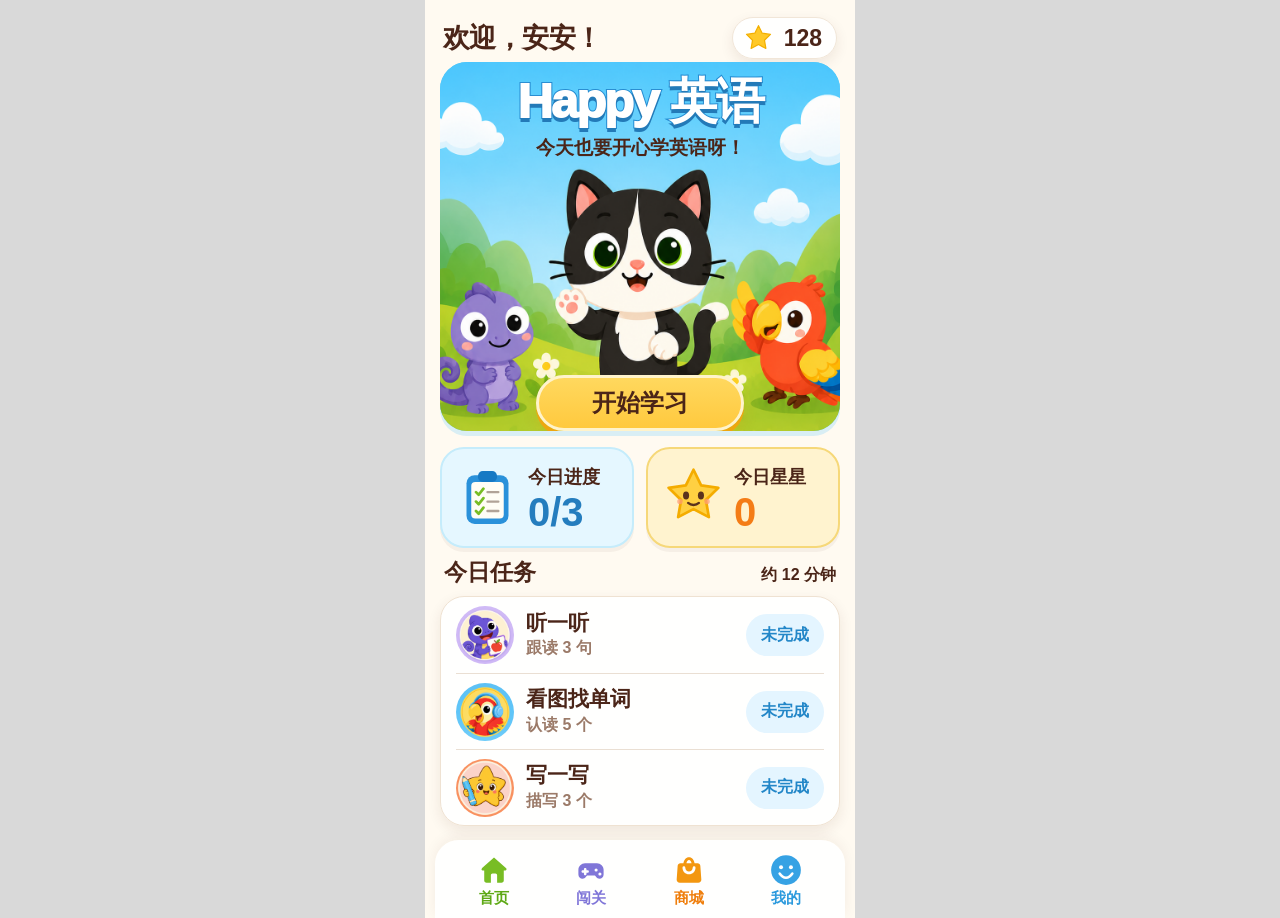
<file: figma-home-source/index.html>
<!doctype html>
<html lang="zh-CN">
<head>
  <meta charset="utf-8">
  <meta name="viewport" content="width=device-width, initial-scale=1, maximum-scale=1">
  <title>Happy 英语｜Figma 首页源文件</title>
  <link rel="icon" href="data:,">
  <link rel="stylesheet" href="styles.css">
</head>
<body>
  <main class="home-page" aria-label="Happy 英语儿童首页">
    <header class="topbar">
      <h1>欢迎，安安！</h1>
      <button class="star-balance" type="button" aria-label="星星总数 128">
        <img src="assets/star-plain.svg" alt="">
        <strong>128</strong>
      </button>
    </header>

    <section class="hero-card">
      <img class="hero-scene" src="assets/hero-scene.png" alt="黑白奶牛猫、紫色变色龙和鹦鹉在草地上">
      <div class="hero-copy">
        <h2><span>Happy</span> 英语</h2>
        <p>今天也要开心学英语呀！</p>
      </div>
      <button class="start-button" type="button">开始学习</button>
    </section>

    <section class="metric-grid" aria-label="今日学习数据">
      <article class="metric-card progress-card">
        <img src="assets/clipboard.svg" alt="">
        <div>
          <h3>今日进度</h3>
          <strong>0/3</strong>
        </div>
      </article>
      <article class="metric-card stars-card">
        <img src="assets/star-face.svg" alt="">
        <div>
          <h3>今日星星</h3>
          <strong>0</strong>
        </div>
      </article>
    </section>

    <div class="section-heading">
      <h2>今日任务</h2>
      <span>约 12 分钟</span>
    </div>

    <section class="task-list" aria-label="今日任务列表">
      <article class="task-row">
        <img src="assets/task-chameleon.png" alt="紫色变色龙">
        <div class="task-copy"><h3>听一听</h3><p>跟读 3 句</p></div>
        <button type="button">未完成</button>
      </article>
      <article class="task-row">
        <img src="assets/task-parrot.png" alt="鹦鹉">
        <div class="task-copy"><h3>看图找单词</h3><p>认读 5 个</p></div>
        <button type="button">未完成</button>
      </article>
      <article class="task-row">
        <img src="assets/task-star.png" alt="写字星星">
        <div class="task-copy"><h3>写一写</h3><p>描写 3 个</p></div>
        <button type="button">未完成</button>
      </article>
    </section>

    <nav class="bottom-nav" aria-label="儿童端主导航">
      <button class="active" type="button"><img src="assets/nav-home.svg" alt=""><span>首页</span></button>
      <button type="button"><img src="assets/nav-game.svg" alt=""><span>闯关</span></button>
      <button type="button"><img src="assets/nav-shop.svg" alt=""><span>商城</span></button>
      <button type="button"><img src="assets/nav-me.svg" alt=""><span>我的</span></button>
    </nav>
  </main>
  <script src="https://mcp.figma.com/mcp/html-to-design/capture.js" async></script>
</body>
</html>
</file>
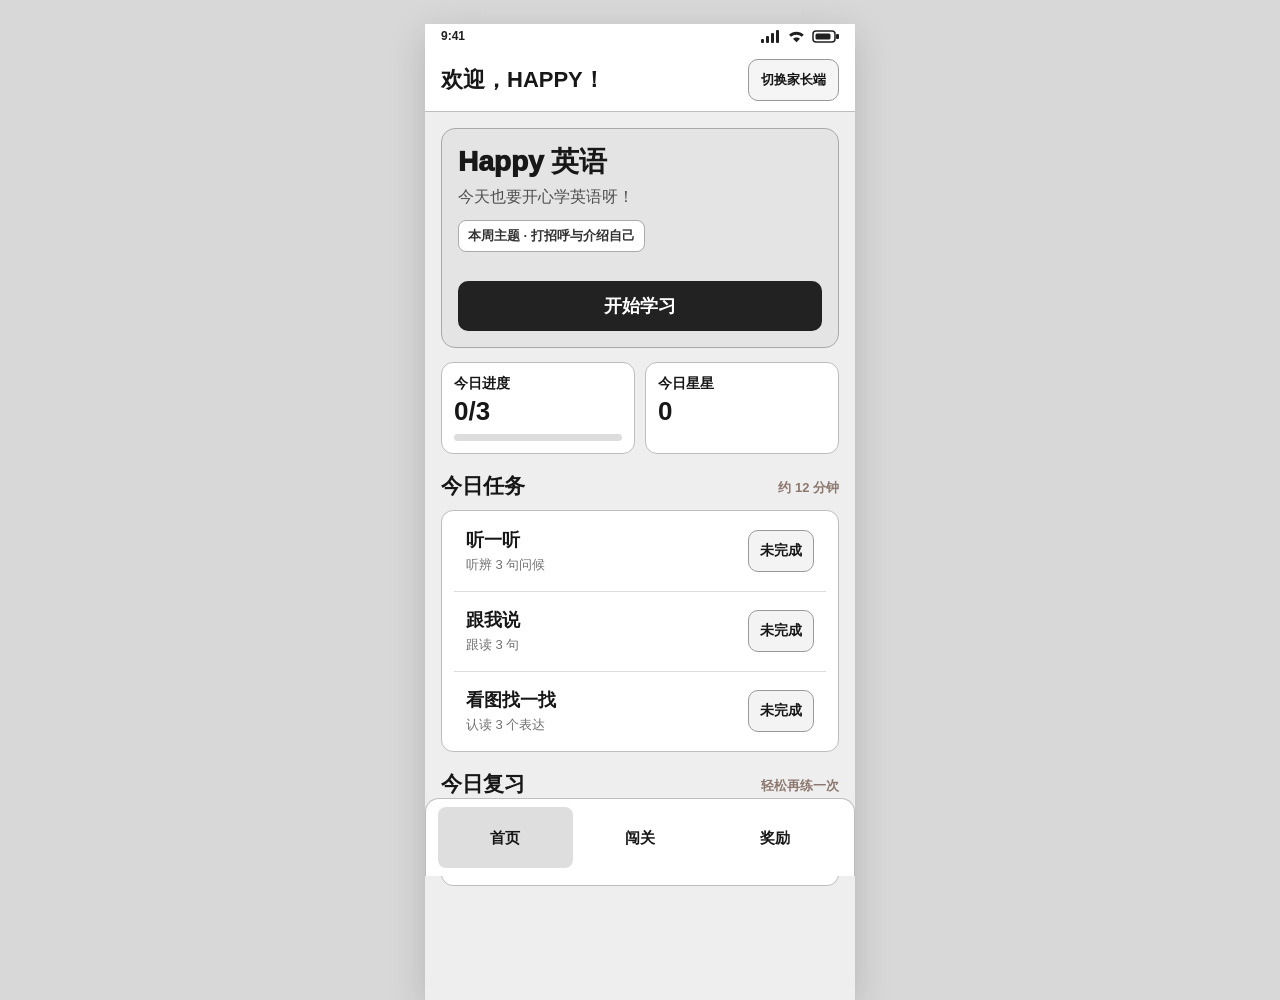
<file: phase2-lowfi-html.v0/index.html>
<!doctype html>
<html lang="zh-CN">
<head>
  <meta charset="utf-8">
  <meta name="viewport" content="width=device-width, initial-scale=1, maximum-scale=1, user-scalable=no">
  <meta name="theme-color" content="#fffaf2">
  <title>Happy 英语</title>
  <link rel="icon" type="image/png" href="assets/home-ui/task-write-star.png">
  <link rel="stylesheet" href="styles.css">
  <link rel="stylesheet" href="lowfi-overrides.css">
</head>
<body>
  <div id="app" aria-live="polite"></div>
  <div id="overlay-root"></div>
  <div id="toast" class="toast" role="status" aria-live="polite"></div>
  <script src="app.js"></script>
</body>
</html>
</file>
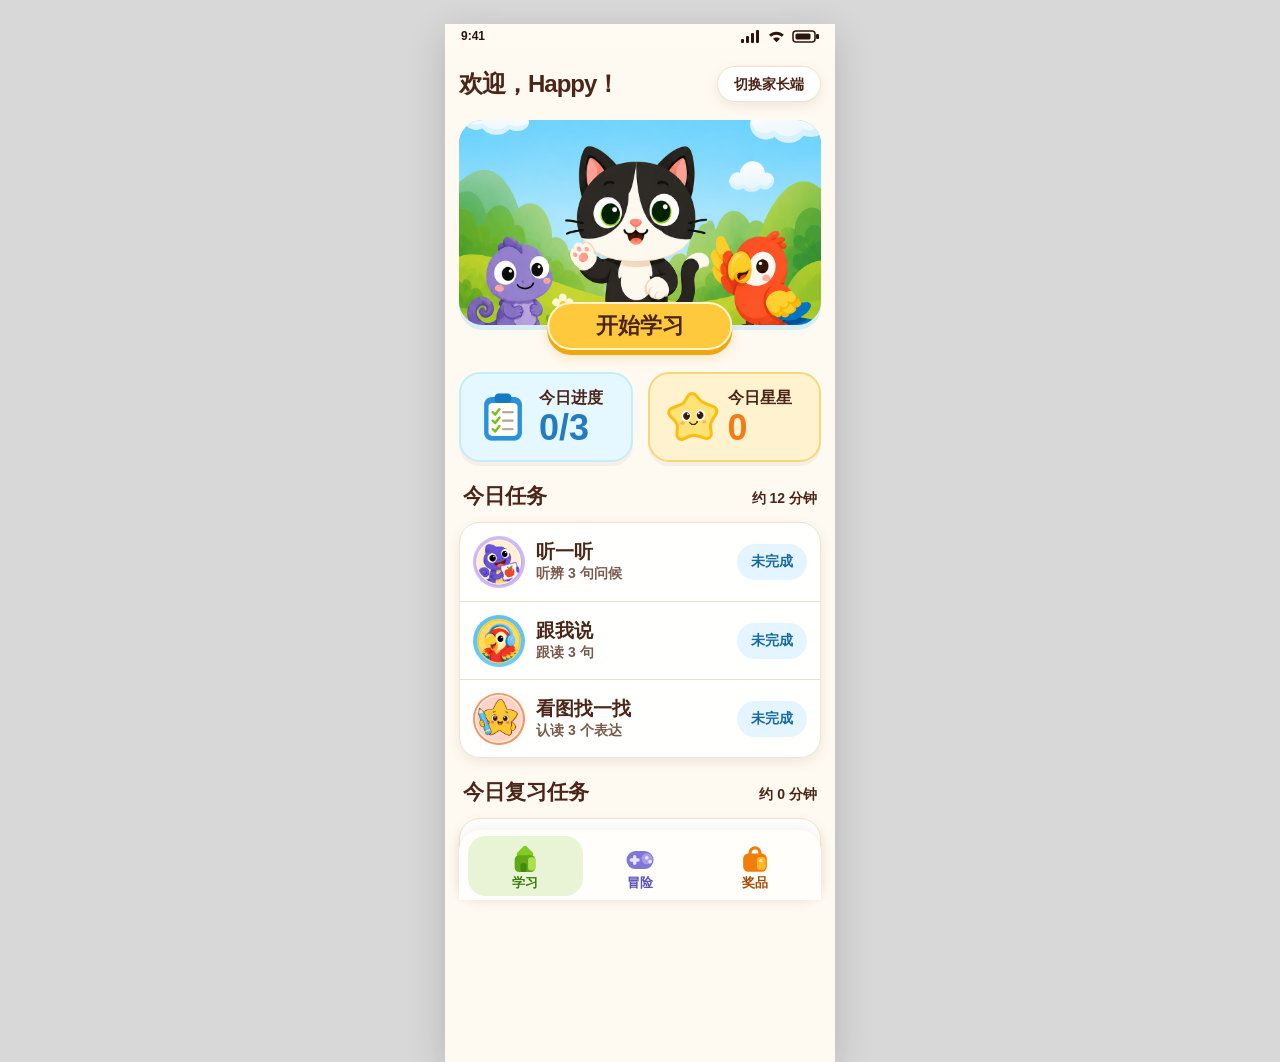
<file: phase2-lowfi-html/index.html>
<!doctype html>
<html lang="zh-CN">
<head>
  <meta charset="utf-8">
  <meta name="viewport" content="width=device-width, initial-scale=1, maximum-scale=1, user-scalable=no">
  <meta name="theme-color" content="#fffaf2">
  <title>Happy 英语</title>
  <link rel="icon" type="image/png" href="assets/home-ui/task-write-star.png">
  <link rel="stylesheet" href="styles.css">
</head>
<body>
  <div id="app" aria-live="polite"></div>
  <div id="overlay-root"></div>
  <div id="toast" class="toast" role="status" aria-live="polite"></div>
  <script src="app.js"></script>
</body>
</html>
</file>
<file: figma-home-source/styles.css>
:root {
  --cream: #fffaf1;
  --brown: #4b2518;
  --blue: #5dccf5;
  --blue-dark: #258bd1;
  --blue-soft: #e5f7ff;
  --green: #78bd24;
  --yellow: #ffc93e;
  --yellow-soft: #fff3cf;
  --orange: #f47c16;
  --purple: #8076d8;
  --white: #ffffff;
  --line: #efe2d2;
  --shadow: 0 5px 14px rgba(75, 37, 24, .09);
}

* { box-sizing: border-box; }

html { background: #d9d9d9; }

body {
  margin: 0;
  min-width: 320px;
  color: var(--brown);
  background: #d9d9d9;
  font-family: ui-rounded, "Arial Rounded MT Bold", "Microsoft YaHei", sans-serif;
}

button { font: inherit; }

.home-page {
  width: min(100%, 430px);
  min-height: 916px;
  margin: 0 auto;
  padding: 14px 15px 0;
  overflow: hidden;
  background: var(--cream);
}

.topbar {
  display: flex;
  align-items: center;
  justify-content: space-between;
  height: 48px;
  padding: 0 3px;
}

.topbar h1 {
  margin: 0;
  font-size: 27px;
  font-weight: 900;
  line-height: 1;
  letter-spacing: -.6px;
}

.star-balance {
  display: flex;
  align-items: center;
  gap: 10px;
  min-width: 105px;
  height: 42px;
  padding: 5px 14px 5px 10px;
  color: var(--brown);
  background: rgba(255,255,255,.94);
  border: 1px solid #f1e6d8;
  border-radius: 999px;
  box-shadow: var(--shadow);
}

.star-balance img { width: 31px; height: 31px; }
.star-balance strong { font-size: 23px; font-weight: 900; }

.hero-card {
  position: relative;
  height: 369px;
  margin-top: 0;
  overflow: hidden;
  background: var(--blue);
  border-radius: 27px;
  box-shadow: 0 5px 0 #d9eef4;
}

.hero-scene {
  position: absolute;
  inset: 0;
  width: 100%;
  height: 100%;
  object-fit: cover;
  object-position: center;
  transform: translateY(-17px) scale(1.16);
}

.hero-copy {
  position: absolute;
  z-index: 2;
  top: 14px;
  right: 12px;
  left: 12px;
  text-align: center;
}

.hero-copy h2 {
  margin: 0;
  color: #fff;
  font-size: 49px;
  font-weight: 1000;
  line-height: 1.06;
  letter-spacing: -2px;
  -webkit-text-stroke: 2px var(--blue-dark);
  paint-order: stroke fill;
  text-shadow: 0 4px 0 #237ab8;
}

.hero-copy h2 span { color: #fff; }

.hero-copy p {
  margin: 8px 0 0;
  color: var(--brown);
  font-size: 19px;
  font-weight: 900;
  line-height: 1.25;
}

.start-button {
  position: absolute;
  z-index: 3;
  right: 24%;
  bottom: 0;
  left: 24%;
  width: 52%;
  height: 56px;
  color: var(--brown);
  background: linear-gradient(180deg, #ffd85e 0%, var(--yellow) 100%);
  border: 3px solid #fff3cb;
  border-radius: 999px;
  box-shadow: 0 5px 0 #eda70f, 0 9px 14px rgba(203, 135, 9, .18);
  font-size: 24px;
  font-weight: 900;
}

.metric-grid {
  display: grid;
  grid-template-columns: 1fr 1fr;
  gap: 12px;
  margin-top: 16px;
}

.metric-card {
  display: flex;
  align-items: center;
  gap: 8px;
  height: 101px;
  padding: 10px 13px;
  border: 2px solid;
  border-radius: 24px;
  box-shadow: 0 4px 0 rgba(75,37,24,.05);
}

.metric-card img { width: 65px; height: 65px; flex: 0 0 65px; }
.metric-card h3 { margin: 0 0 4px; font-size: 18px; white-space: nowrap; }
.metric-card strong { display: block; font-size: 40px; line-height: .95; }

.progress-card { background: var(--blue-soft); border-color: #c5ecfb; }
.progress-card strong { color: #247dbe; }
.stars-card { background: var(--yellow-soft); border-color: #f6d879; }
.stars-card strong { color: var(--orange); }

.section-heading {
  display: flex;
  align-items: flex-end;
  justify-content: space-between;
  height: 48px;
  padding: 0 4px 8px;
}

.section-heading h2 { margin: 0; font-size: 23px; }
.section-heading span { padding-bottom: 2px; font-size: 16px; font-weight: 800; }

.task-list {
  overflow: hidden;
  background: rgba(255,255,255,.94);
  border: 1px solid var(--line);
  border-radius: 24px;
  box-shadow: var(--shadow);
}

.task-row {
  display: flex;
  align-items: center;
  gap: 12px;
  height: 76px;
  margin: 0 15px;
}

.task-row + .task-row { border-top: 1px solid #eadfd3; }
.task-row > img { width: 58px; height: 58px; flex: 0 0 58px; object-fit: cover; border-radius: 50%; }
.task-copy { flex: 1; min-width: 0; }
.task-copy h3 { margin: 0 0 4px; font-size: 21px; line-height: 1.1; }
.task-copy p { margin: 0; color: #9b7a68; font-size: 16px; font-weight: 700; }

.task-row button {
  min-width: 78px;
  height: 42px;
  color: #2387c8;
  background: #e4f5ff;
  border: 0;
  border-radius: 999px;
  font-size: 16px;
  font-weight: 900;
}

.bottom-nav {
  display: grid;
  grid-template-columns: repeat(4, 1fr);
  height: 78px;
  margin: 14px -5px 0;
  padding: 7px 10px 4px;
  background: rgba(255,255,255,.96);
  border-radius: 24px 24px 0 0;
  box-shadow: 0 -3px 14px rgba(75,37,24,.06);
}

.bottom-nav button {
  display: flex;
  flex-direction: column;
  align-items: center;
  justify-content: center;
  gap: 2px;
  color: #7f6e66;
  background: transparent;
  border: 0;
  font-size: 15px;
  font-weight: 900;
}

.bottom-nav img { width: 34px; height: 34px; }
.bottom-nav button:nth-child(1) { color: #5ea915; }
.bottom-nav button:nth-child(2) { color: var(--purple); }
.bottom-nav button:nth-child(3) { color: #ef7e0c; }
.bottom-nav button:nth-child(4) { color: #2c9add; }

@media (max-width: 390px) {
  .home-page { padding-inline: 12px; }
  .topbar h1 { font-size: 24px; }
  .hero-copy h2 { font-size: 43px; }
  .metric-card { padding-inline: 10px; }
  .metric-card img { width: 56px; height: 56px; flex-basis: 56px; }
  .metric-card h3 { font-size: 16px; }
  .metric-card strong { font-size: 34px; }
}
</file>
<file: phase2-lowfi-html.v0/styles.css>
:root {
  --bg: #ededed;
  --paper: #ffffff;
  --ink: #202020;
  --muted: #707070;
  --line: #c9c9c9;
  --soft: #f5f5f5;
  --selected: #dedede;
  --danger: #8a2020;
  --radius: 18px;
}

* { box-sizing: border-box; }

html { background: #d8d8d8; }

body {
  margin: 0;
  min-width: 320px;
  color: var(--ink);
  background: #d8d8d8;
  font-family: -apple-system, BlinkMacSystemFont, "Segoe UI", "Microsoft YaHei", sans-serif;
}

button, input, select { font: inherit; }
button { cursor: pointer; }

.app-shell {
  width: min(100%, 430px);
  min-height: 100dvh;
  margin: 0 auto;
  background: var(--bg);
  position: relative;
  padding-bottom: 92px;
}

.system-status-bar {
  position: sticky;
  top: 0;
  z-index: 7;
  display: flex;
  align-items: center;
  justify-content: space-between;
  width: 100%;
  height: 24px;
  padding: 0 16px;
  color: #202020;
  background: var(--paper);
  font-size: 12px;
  font-weight: 600;
  line-height: 24px;
}

.system-status-bar time { font: inherit; }
.system-status-icons { display: block; flex: 0 0 auto; color: currentColor; }

.topbar {
  position: sticky;
  top: 24px;
  z-index: 5;
  display: flex;
  align-items: center;
  justify-content: space-between;
  gap: 12px;
  min-height: 64px;
  padding: 12px 16px;
  background: var(--paper);
  border-bottom: 1px solid var(--line);
}

.topbar h1 { margin: 0; font-size: 20px; }
.topbar small { color: var(--muted); }
.parent-topbar h1 { font-size: 22px; }

.child-topbar {
  display: grid;
  grid-template-columns: minmax(82px, 1fr) auto minmax(82px, 1fr);
}

.child-topbar h1 { text-align: center; white-space: nowrap; }
.parent-entry { justify-self: end; }
.topbar-spacer { width: 82px; }

.child-topbar.primary-topbar {
  display: flex;
  justify-content: space-between;
}

.primary-title-zone {
  display: flex;
  align-items: center;
  min-width: 0;
  gap: 10px;
}

.primary-title-zone h1 { text-align: left; }
.primary-title-zone .star-balance { flex: 0 0 auto; }

.topbar-back {
  justify-self: start;
  min-height: 44px;
  padding: 7px 10px;
  border: 0;
  border-radius: 12px;
  color: var(--ink);
  background: transparent;
  font-weight: 700;
}

.topbar-back:active { background: var(--selected); transform: scale(.97); }

.star-balance {
  justify-self: start;
  min-height: 44px;
  padding: 7px 11px;
  border: 1px solid #999;
  border-radius: 999px;
  color: var(--ink);
  background: white;
  font-size: 18px;
}

.star-balance:active { transform: scale(.97); }

.screen { padding: 16px; }
.screen-title { margin: 2px 0 14px; font-size: 26px; }
.section-title { margin: 24px 0 10px; font-size: 20px; }
.subtle { color: var(--muted); }
.tiny { font-size: 13px; color: var(--muted); }

.wire-note {
  padding: 10px 12px;
  margin-bottom: 14px;
  border: 1px dashed #8d8d8d;
  background: #fafafa;
  font-size: 13px;
}

.challenge-rules { padding-bottom: 12px; }
.challenge-rules > strong { display: block; font-size: 20px; }
.challenge-rules ol { margin: 12px 0 0; padding-left: 22px; }
.challenge-rules li { margin: 8px 0; line-height: 1.5; }
.challenge-rules-summary .text-button { white-space: nowrap; }

.card {
  padding: 16px;
  margin-bottom: 12px;
  background: var(--paper);
  border: 1px solid var(--line);
  border-radius: var(--radius);
}

.hero {
  min-height: 182px;
  display: flex;
  flex-direction: column;
  justify-content: space-between;
  background: #e1e1e1;
}

.hero h2 { margin: 0 0 8px; font-size: 25px; }
.hero p { margin: 0; color: #505050; }

.primary, .secondary, .text-button {
  min-height: 50px;
  border-radius: 14px;
  padding: 10px 16px;
  font-weight: 700;
}

.primary {
  color: white;
  background: #222;
  border: 2px solid #222;
}

.secondary {
  color: #222;
  background: white;
  border: 2px solid #555;
}

.text-button {
  min-height: 42px;
  padding: 7px 11px;
  color: #222;
  background: #f2f2f2;
  border: 1px solid #aaa;
}

.primary:active, .secondary:active, .text-button:active { transform: scale(.98); }
.primary[disabled], .secondary[disabled], .text-button[disabled] { opacity: .45; cursor: not-allowed; }
.primary:focus-visible, .secondary:focus-visible, .text-button:focus-visible, input:focus-visible, select:focus-visible {
  outline: 3px solid #777;
  outline-offset: 2px;
}

.hero .primary { align-self: flex-start; min-width: 160px; margin-top: 20px; }
.button-row { display: flex; flex-wrap: wrap; gap: 10px; }
.button-row > * { flex: 1; }

.metrics {
  display: grid;
  grid-template-columns: 1fr 1fr;
  gap: 10px;
  margin-bottom: 14px;
}

.metric { margin: 0; }
.metric strong { display: block; margin-top: 8px; font-size: 32px; }

.compact-metrics .metric {
  min-height: 68px;
  padding: 7px 10px;
}

.compact-metrics .metric strong { margin-top: 1px; font-size: 22px; line-height: 1.15; }
.compact-metrics .progress-track { height: 5px; margin-top: 3px; }

.home-metrics .metric { display: flex; flex-direction: column; justify-content: center; }
.metric-line { display: flex; align-items: center; justify-content: space-between; gap: 8px; }
.compact-metrics .metric-line strong { display: inline; margin: 0; }

.progress-track {
  height: 10px;
  margin-top: 10px;
  overflow: hidden;
  background: #ddd;
  border-radius: 999px;
}

.progress-track i { display: block; height: 100%; background: #444; }

.row, .task-row, .unit-row, .reward-row, .record-row {
  display: flex;
  align-items: center;
  gap: 12px;
}

.row { justify-content: space-between; }
.task-row, .unit-row, .reward-row, .record-row { min-height: 82px; }
.task-row + .task-row, .record-row + .record-row { border-top: 1px solid #ddd; }
.task-copy, .unit-copy, .reward-copy, .record-copy { min-width: 0; flex: 1; }
.task-copy h3, .unit-copy h3, .reward-copy h3 { margin: 0 0 5px; font-size: 19px; }
.task-copy p, .unit-copy p, .reward-copy p, .record-copy p { margin: 0; color: var(--muted); }

.placeholder-icon {
  flex: 0 0 54px;
  width: 54px;
  height: 54px;
  display: grid;
  place-items: center;
  border-radius: 15px;
  border: 1px dashed #777;
  color: #555;
  background: #eee;
  font-size: 12px;
  text-align: center;
}

.status {
  flex: 0 0 auto;
  padding: 8px 10px;
  border-radius: 999px;
  background: #eee;
  border: 1px solid #aaa;
  white-space: nowrap;
  font-size: 14px;
}

.status.done { background: #d6d6d6; color: #444; }
.status.locked { border-style: dashed; color: #777; }

.reward-grid { display: grid; gap: 14px; }
.reward-product-card { margin: 0; }
.reward-product-image {
  min-height: 168px;
  display: grid;
  place-items: center;
  border: 2px dashed #777;
  border-radius: 16px;
  color: var(--muted);
  background: #ededed;
  font-size: 18px;
}

.reward-product-card h2 { margin: 14px 0 12px; font-size: 21px; }
.reward-product-action { display: flex; align-items: center; justify-content: space-between; gap: 12px; }
.reward-product-action > strong { font-size: 24px; white-space: nowrap; }
.reward-product-action .primary { min-width: 132px; }

.ledger-summary { margin-bottom: 20px; }
.ledger-list { padding: 0 16px; }
.ledger-row { min-height: 76px; display: flex; align-items: center; justify-content: space-between; gap: 16px; }
.ledger-row + .ledger-row { border-top: 1px solid #ddd; }
.ledger-row > div { min-width: 0; }
.ledger-row strong, .ledger-row time { display: block; }
.ledger-row strong { margin-bottom: 5px; }
.ledger-row time { color: var(--muted); font-size: 13px; }
.ledger-row b { flex: 0 0 auto; font-size: 22px; }
.ledger-row .income { color: #222; }
.ledger-row .expense { color: var(--danger); }

.bottom-nav {
  position: fixed;
  z-index: 6;
  bottom: 0;
  left: 50%;
  transform: translateX(-50%);
  width: min(100%, 430px);
  min-height: 78px;
  display: grid;
  grid-template-columns: repeat(4, 1fr);
  padding: 8px 6px max(8px, env(safe-area-inset-bottom));
  background: white;
  border-top: 1px solid var(--line);
}

.bottom-nav.three-items { grid-template-columns: repeat(3, 1fr); }

.nav-item {
  border: 0;
  background: transparent;
  color: #686868;
  border-radius: 12px;
  font-size: 13px;
  font-weight: 700;
}

.nav-item span { display: block; margin-bottom: 4px; font-size: 18px; }
.nav-item.active { color: #111; background: var(--selected); }

.unit-row { width: 100%; text-align: left; border: 0; }
.unit-row[disabled] { cursor: not-allowed; opacity: .58; }

.challenge-theme-card {
  width: 100%;
  min-height: 126px;
  color: var(--ink);
  text-align: left;
}

button.challenge-theme-card:active { transform: scale(.99); }
.challenge-theme-top { display: flex; align-items: center; gap: 12px; }
.disabled-theme { opacity: .58; }

.placeholder-scene,
.stage-visual {
  display: grid;
  place-items: center;
  min-height: 130px;
  margin-bottom: 16px;
  border: 2px dashed #777;
  border-radius: 16px;
  color: var(--muted);
  background: #ededed;
  text-align: center;
}

.challenge-intro p { line-height: 1.65; }
.challenge-path { display: grid; gap: 12px; }

.stage-card {
  width: 100%;
  min-height: 84px;
  display: flex;
  align-items: center;
  gap: 12px;
  padding: 12px;
  color: var(--ink);
  background: white;
  border: 1px solid var(--line);
  border-radius: 16px;
  text-align: left;
}

.stage-card.done { background: #e3e3e3; }
.stage-card.locked { opacity: .5; border-style: dashed; cursor: not-allowed; }
.stage-card:not(.locked):active { transform: scale(.99); }

.stage-number {
  flex: 0 0 46px;
  width: 46px;
  height: 46px;
  display: grid;
  place-items: center;
  border: 2px solid #555;
  border-radius: 50%;
  background: #f4f4f4;
  font-size: 20px;
  font-weight: 800;
}

.stage-copy { min-width: 0; flex: 1; }
.stage-copy strong,
.stage-copy small { display: block; }
.stage-copy strong { margin-bottom: 5px; font-size: 18px; }
.stage-copy small { color: var(--muted); line-height: 1.35; }

.badge-card {
  margin-top: 18px;
  border: 2px solid #555;
  text-align: center;
}

.badge-card strong { font-size: 22px; }
.challenge-screen { padding-bottom: 28px; }
.challenge-activity { margin-top: 12px; }
.challenge-activity h2 { margin: 0 0 6px; font-size: 26px; }
.challenge-story { margin: 20px 0 14px; font-size: 18px; line-height: 1.65; }
.audio-button { width: 100%; margin-bottom: 14px; font-size: 18px; }
.challenge-options { display: grid; gap: 12px; margin-top: 10px; }

.challenge-option,
.word-chip {
  min-height: 58px;
  padding: 12px 16px;
  border: 2px solid #777;
  border-radius: 15px;
  color: var(--ink);
  background: white;
  font-size: 18px;
  font-weight: 750;
  text-align: left;
}

.challenge-option:active,
.word-chip:active { transform: scale(.98); }
.challenge-option.correct { border-color: #333; background: #d8d8d8; }
.challenge-option.wrong { border-color: var(--danger); background: #f1dddd; }
.character-options .challenge-option { display: flex; align-items: center; gap: 12px; }

.mini-character {
  flex: 0 0 42px;
  width: 42px;
  height: 42px;
  display: grid;
  place-items: center;
  border: 1px dashed #666;
  border-radius: 50%;
  background: #eee;
}

.sentence-board {
  min-height: 88px;
  display: grid;
  place-items: center;
  margin-bottom: 14px;
  padding: 14px;
  border: 2px dashed #666;
  border-radius: 16px;
  background: #f6f6f6;
  font-size: 22px;
  font-weight: 800;
  text-align: center;
}

.word-bank { display: flex; flex-wrap: wrap; gap: 10px; margin-bottom: 14px; }
.word-chip { flex: 1 1 28%; text-align: center; }
.word-chip[disabled] { opacity: .38; cursor: default; }

.recording-prompt {
  margin-bottom: 14px;
  padding: 16px;
  border: 2px dashed #777;
  border-radius: 15px;
  background: #f5f5f5;
  font-size: 18px;
  line-height: 1.5;
  text-align: center;
}

.recording-prompt strong { display: block; margin-top: 6px; font-size: 22px; }
.recording-controls { display: grid; grid-template-columns: 1fr 1fr; gap: 10px; }
.recording-controls > :nth-child(n+3) { grid-column: 1 / -1; }

.challenge-feedback {
  min-height: 50px;
  margin-top: 14px;
  padding: 12px;
  border-radius: 12px;
  line-height: 1.5;
}

.challenge-feedback:empty { min-height: 0; padding: 0; }
.challenge-feedback.good { border: 1px solid #555; background: #dedede; }
.challenge-feedback.bad { border: 1px dashed #777; background: #f2f2f2; }
.challenge-next { width: 100%; margin-top: 8px; font-size: 18px; }
.hidden { display: none !important; }

.dialogue-progress {
  display: inline-block;
  margin-bottom: 10px;
  padding: 7px 11px;
  border: 1px solid #888;
  border-radius: 999px;
  background: #eee;
  font-weight: 700;
}

.dialogue-log {
  padding: 14px;
  border: 1px solid #aaa;
  border-radius: 15px;
  background: #f7f7f7;
}

.dialogue-log p { margin: 0; padding: 10px 0; line-height: 1.55; }
.dialogue-log p + p { border-top: 1px solid #ddd; }
.current-turn { font-size: 19px; }
.celebration { padding: 22px 10px; font-size: 21px; font-weight: 800; text-align: center; }

.detail-grid { display: grid; gap: 10px; }
.detail-item { padding: 12px; background: var(--soft); border: 1px solid #ddd; border-radius: 12px; }
.detail-item strong { display: block; margin-bottom: 4px; }

.exercise-placeholder {
  min-height: 210px;
  display: grid;
  place-items: center;
  margin: 16px 0;
  padding: 20px;
  border: 2px dashed #777;
  border-radius: 18px;
  background: #f6f6f6;
  text-align: center;
}

.exercise-placeholder strong { display: block; font-size: 25px; margin-bottom: 8px; }

.form-grid { display: grid; gap: 16px; }
.field { display: grid; gap: 7px; font-weight: 700; }
.field input, .field select {
  min-height: 50px;
  width: 100%;
  padding: 10px 12px;
  border: 1px solid #888;
  border-radius: 12px;
  background: white;
  color: #222;
}

.checkbox-list { display: grid; gap: 8px; }
.checkbox-row { display: flex; align-items: center; gap: 10px; min-height: 42px; font-weight: 400; }
.checkbox-row input { width: 22px; height: 22px; }

.review-suggestion-form { display: grid; gap: 14px; }
.review-suggestion-form > p { margin: 0; }
.suggestion-list { gap: 0; }
.suggestion-row {
  align-items: flex-start;
  min-height: 70px;
  padding: 12px 0;
  border-bottom: 1px solid var(--line);
}
.suggestion-row:last-child { border-bottom: 0; }
.suggestion-row.is-assigned { opacity: .7; }
.suggestion-copy { flex: 1; min-width: 0; }
.suggestion-copy strong,
.suggestion-copy small { display: block; }
.suggestion-copy small { margin-top: 5px; color: var(--muted); font-size: 14px; line-height: 1.45; }
.suggestion-row .status { flex: 0 0 auto; margin-left: auto; }
.review-suggestion-form .primary { width: 100%; min-height: 54px; }
.review-suggestion-form .primary:disabled { opacity: .45; }

.assigned-review-content {
  padding: 14px;
  border: 1px solid var(--line);
  border-radius: 12px;
  background: #f7f7f7;
}
.assigned-review-content > strong { display: block; margin-bottom: 8px; }
.assigned-review-content p { margin: 0; padding: 8px 0; }
.assigned-review-content p + p { border-top: 1px solid var(--line); }
.assigned-review-content small { display: block; margin-top: 3px; color: var(--muted); }
.plan-rule-note { margin: 0; padding: 12px; border-radius: 10px; background: #f2f2f2; line-height: 1.55; }

.skill-bars { display: grid; gap: 12px; }
.skill-bar { display: grid; grid-template-columns: 54px 1fr 40px; align-items: center; gap: 8px; }
.skill-bar .bar { height: 12px; background: #ddd; border-radius: 999px; overflow: hidden; }
.skill-bar .bar i { display: block; height: 100%; background: #444; }

.model-tree { margin: 0; padding-left: 22px; line-height: 1.9; }
.model-tree ul { padding-left: 22px; }

.overlay {
  position: fixed;
  z-index: 20;
  inset: 0;
  display: grid;
  align-items: center;
  justify-items: center;
  padding: 20px;
  background: rgba(0, 0, 0, .42);
}

.dialog {
  width: min(100%, 398px);
  padding: 20px;
  border-radius: 22px;
  background: white;
  box-shadow: 0 10px 30px rgba(0, 0, 0, .24);
}

.dialog h2 { margin: 0 0 8px; }
.dialog p { margin: 0 0 16px; color: var(--muted); }
.error { min-height: 22px; color: var(--danger); font-size: 14px; }

.toast {
  position: fixed;
  z-index: 30;
  left: 50%;
  bottom: 98px;
  transform: translate(-50%, 18px);
  max-width: calc(100% - 40px);
  padding: 11px 16px;
  color: white;
  background: #222;
  border-radius: 999px;
  opacity: 0;
  pointer-events: none;
  transition: .18s ease;
  text-align: center;
}

.toast.show { opacity: 1; transform: translate(-50%, 0); }

.empty { padding: 28px 12px; text-align: center; color: var(--muted); }
.danger-zone { border-style: dashed; }
.danger-zone .secondary { color: var(--danger); border-color: var(--danger); }

.settings-tabs {
  display: grid;
  grid-template-columns: 1fr 1fr;
  gap: 8px;
  margin-bottom: 16px;
  padding: 5px;
  border: 1px solid var(--line);
  border-radius: 16px;
  background: #ddd;
}

.settings-tab {
  min-height: 48px;
  border: 0;
  border-radius: 12px;
  color: var(--muted);
  background: transparent;
  font-weight: 800;
}

.settings-tab.active {
  color: var(--ink);
  background: white;
  box-shadow: 0 1px 3px rgba(0, 0, 0, .12);
}

.settings-tab-panel { padding-bottom: 8px; }
.child-profile-card { display: grid; gap: 18px; }

.avatar-file-input { display: none; }

.child-avatar-upload {
  display: grid;
  justify-items: center;
  gap: 9px;
  cursor: pointer;
}

.child-avatar-upload:active .child-avatar-preview { transform: scale(.97); }

.child-avatar-preview {
  width: 112px;
  height: 112px;
  display: grid;
  place-items: center;
  margin: 0 auto;
  overflow: hidden;
  border: 2px dashed #777;
  border-radius: 50%;
  color: var(--muted);
  background: #eee;
}

.child-avatar-preview img {
  width: 100%;
  height: 100%;
  object-fit: cover;
}

.settings-version {
  display: grid;
  justify-items: center;
  gap: 5px;
  padding: 18px 12px 8px;
  color: var(--muted);
  text-align: center;
}

.settings-version strong {
  color: var(--ink);
  font-size: 16px;
}

.settings-version span {
  max-width: 330px;
  font-size: 12px;
  line-height: 1.55;
}

/* 儿童端内页：统一留白、纵向操作与大点击区域 */
.app-shell.inner-shell { padding-bottom: 0; }

.inner-screen {
  padding: 20px 16px 32px;
}

.inner-screen .card {
  padding: 20px;
  margin-bottom: 16px;
}

.inner-screen .primary,
.inner-screen .secondary,
.inner-screen .text-button {
  width: 100%;
  min-height: 56px;
}

.inner-screen .button-row {
  display: grid;
  grid-template-columns: 1fr;
  gap: 12px;
}

.inner-screen .button-row > * {
  width: 100%;
}

.task-detail-card {
  display: grid;
  gap: 20px;
}

.task-detail-heading {
  display: flex;
  align-items: flex-start;
  gap: 12px;
}

.task-detail-heading > div {
  min-width: 0;
  flex: 1;
}

.task-detail-heading h2 {
  margin: 0;
  font-size: 25px;
  line-height: 1.25;
}

.task-detail-heading p {
  margin: 7px 0 0;
  line-height: 1.5;
}

.task-detail-heading .status {
  min-width: 48px;
  min-height: 48px;
  display: grid;
  place-items: center;
  padding: 6px;
}

.task-detail-screen .exercise-placeholder {
  min-height: 180px;
  margin: 0;
  padding: 20px 16px;
}

.task-detail-screen .exercise-placeholder strong {
  margin-bottom: 10px;
  font-size: 22px;
  line-height: 1.35;
}

.task-detail-screen .exercise-placeholder span {
  display: block;
  color: var(--muted);
  line-height: 1.55;
}

.action-stack {
  display: grid;
  gap: 12px;
}

.action-stack > button {
  width: 100%;
  min-height: 56px;
}

.self-review-card {
  display: grid;
  gap: 12px;
  padding: 16px;
  border: 2px solid #c8c8c8;
  border-radius: 14px;
  background: #f6f6f6;
}

.self-review-card strong,
.self-review-card span { display: block; }
.self-review-card strong { font-size: 20px; }
.self-review-card span { margin-top: 5px; color: var(--muted); line-height: 1.5; }
.self-review-card .self-review-button { width: 100%; min-height: 56px; }

.unit-detail-screen .challenge-intro {
  display: grid;
  gap: 14px;
}

.unit-detail-screen .challenge-intro > * {
  margin-top: 0;
  margin-bottom: 0;
}

.unit-detail-screen .placeholder-scene {
  min-height: 150px;
}

.unit-detail-screen > .row .section-title {
  margin: 12px 0 4px;
}

.unit-detail-screen .badge-card .secondary {
  margin-top: 10px;
}

.stage-progress-row {
  min-height: 44px;
  margin-bottom: 12px;
}

.challenge-screen .challenge-activity {
  display: grid;
  gap: 14px;
  margin-top: 0;
}

.challenge-screen .challenge-activity > * {
  margin-top: 0;
  margin-bottom: 0;
}

.challenge-screen .stage-visual {
  min-height: 160px;
}

.challenge-screen .challenge-story {
  font-size: 17px;
  line-height: 1.65;
}

.challenge-screen .audio-button,
.challenge-screen .challenge-next {
  margin: 0;
}

.challenge-screen .challenge-options {
  gap: 12px;
  margin-top: 0;
}

.challenge-screen .challenge-option {
  width: 100%;
  min-height: 58px;
}

.challenge-screen .recording-controls {
  display: grid;
  grid-template-columns: 1fr;
  gap: 12px;
}

.challenge-screen .recording-controls > * {
  grid-column: 1;
  width: 100%;
}

.challenge-screen .challenge-feedback:not(:empty) {
  margin-top: 0;
}

.ledger-screen .ledger-summary {
  margin-bottom: 20px;
}

.ledger-screen .section-title {
  margin: 0 0 12px;
}

/* 二期-6：首页正式视觉试稿。仅作用于儿童首页。 */
.child-home-shell {
  --home-cream: #fffaf2;
  --home-brown: #4b2a20;
  --home-blue: #62c8f2;
  --home-blue-soft: #e3f6ff;
  --home-green: #8fba2f;
  --home-yellow: #ffc83d;
  --home-yellow-soft: #fff2c9;
  --home-purple: #7662df;
  --home-peach: #ff9063;
  padding-bottom: 98px;
  color: var(--home-brown);
  background: var(--home-cream);
  font-family: ui-rounded, "Noto Sans SC", "Microsoft YaHei", sans-serif;
}

.home-topbar {
  position: relative;
  min-height: 56px;
  padding: 7px 16px 5px;
  color: var(--home-brown);
  background: var(--home-cream);
  border-bottom: 0;
}

.home-top-welcome { display: grid; gap: 1px; }
.home-top-welcome small {
  color: #2d91cc;
  font-size: 8px;
  font-weight: 900;
  letter-spacing: 1.8px;
}

.home-top-welcome h1 {
  font-size: 21px;
  font-weight: 900;
  letter-spacing: -.5px;
}

.home-topbar .parent-entry {
  min-height: 36px;
  padding: 6px 11px;
  color: var(--home-brown);
  background: rgba(255, 255, 255, .92);
  border: 1px solid #f2e7da;
  border-radius: 999px;
  font-size: 13px;
  box-shadow: 0 4px 10px rgba(75, 42, 32, .08);
}

.child-home-screen { padding: 2px 12px 24px; }

.home-hero-card {
  position: relative;
  min-height: 350px;
  overflow: hidden;
  margin-bottom: 16px;
  border: 0;
  border-radius: 28px;
  background: var(--home-blue);
  box-shadow: 0 5px 0 #d9eef5;
}

.home-hero-card > img {
  position: absolute;
  inset: 0;
  width: 100%;
  height: 100%;
  object-fit: cover;
  object-position: center;
  transform: translateY(-16px) scale(1.14);
  transform-origin: center;
}

.home-hero-copy {
  position: absolute;
  z-index: 1;
  top: 13px;
  right: 12px;
  left: 12px;
  width: auto;
  padding: 0;
  color: var(--home-brown);
  text-align: center;
}

.home-hero-copy .home-hero-title {
  margin: 0;
  color: #fff;
  font-size: 40px;
  font-weight: 1000;
  line-height: 1.08;
  letter-spacing: -2px;
  -webkit-text-stroke: 2px #278ed2;
  paint-order: stroke fill;
  text-shadow: 0 3px 0 #237ab7;
}

.home-hero-copy .home-hero-title span { color: #fff; }

.home-hero-copy .home-hero-tagline {
  margin: 7px 0 0;
  color: var(--home-brown);
  font-size: 17px;
  font-weight: 900;
  letter-spacing: .3px;
  text-shadow: 0 1px 0 rgba(255,255,255,.55);
}

.home-theme-pill {
  display: inline-flex;
  margin-top: 6px;
  padding: 4px 9px;
  color: #276b92;
  background: rgba(255,255,255,.86);
  border-radius: 999px;
  font-size: 11px;
  font-weight: 900;
}

.home-start-button {
  position: absolute;
  z-index: 2;
  right: 23%;
  bottom: 3px;
  left: 23%;
  width: 54%;
  min-height: 52px;
  margin: 0;
  color: var(--home-brown);
  background: var(--home-yellow);
  border: 3px solid #fff3cb;
  border-radius: 999px;
  font-size: 22px;
  font-weight: 900;
  box-shadow: 0 5px 0 #e7a51e, 0 8px 14px rgba(207, 139, 15, .18);
}

.home-start-button:active { transform: translateY(3px); box-shadow: 0 3px 0 #e7a51e; }
.home-start-button[disabled] { color: #796f68; background: #eee4d8; border-color: #fff; box-shadow: 0 5px 0 #d3c6b8; }

.child-home-shell .home-metrics {
  gap: 10px;
  margin: 20px 0 20px;
}

.child-home-shell .home-metrics .metric {
  position: relative;
  display: flex;
  flex-direction: row;
  align-items: center;
  justify-content: flex-start;
  gap: 10px;
  min-height: 96px;
  padding: 10px 12px;
  overflow: hidden;
  border-width: 2px;
  border-radius: 24px;
  box-shadow: 0 4px 0 rgba(75, 42, 32, .06);
}

.child-home-shell .home-metrics .metric-line {
  position: relative;
  z-index: 1;
  display: grid;
  gap: 2px;
}

.child-home-shell .home-metrics .metric-line span {
  font-size: 15px;
  font-weight: 900;
}

.child-home-shell .home-metrics .metric-line strong {
  color: #247bc0;
  font-size: 31px;
  font-weight: 900;
  line-height: 1;
}

.home-progress-card { background: var(--home-blue-soft); border-color: #b9e8fa; }
.home-metric-icon {
  flex: 0 0 56px;
  width: 56px;
  height: 56px;
  object-fit: cover;
  border-radius: 19px;
}

.home-metric-copy { flex: 1; min-width: 0; }
.child-home-shell .home-progress-card .progress-track {
  height: 7px;
  margin-top: 7px;
  background: #fff;
}

.child-home-shell .home-progress-card .progress-track i { background: var(--home-blue); border-radius: inherit; }

.home-star-card { background: var(--home-yellow-soft); border-color: #f6d879; }
.child-home-shell .home-star-card .metric-line span { white-space: nowrap; }
.child-home-shell .home-star-card .metric-line strong { color: #e88424; }

.home-section-heading { margin: 6px 4px 11px; align-items: flex-end; }

.home-section-heading .section-title {
  margin: 0;
  color: var(--home-brown);
  font-size: 23px;
}

.home-section-heading > strong {
  padding-bottom: 3px;
  color: #8c786f;
  font-size: 13px;
}

.home-task-list {
  display: grid;
  gap: 0;
  overflow: hidden;
  padding: 0 12px;
  background: #fff;
  border: 2px solid #f1e3d2;
  border-radius: 26px;
  box-shadow: 0 6px 0 rgba(75, 42, 32, .06);
}
.home-task-row {
  min-height: 94px;
  padding: 11px 0;
  background: transparent;
  border: 0;
  border-radius: 0;
  box-shadow: none;
}

.home-task-row + .home-task-row { border-top: 2px solid #f1e3d2; }
.home-task-icon {
  flex: 0 0 66px;
  width: 66px;
  height: 66px;
  object-fit: cover;
  border-radius: 18px;
}

.home-task-row .task-copy h3 {
  margin-bottom: 4px;
  color: var(--home-brown);
  font-size: 20px;
  font-weight: 900;
}

.home-task-row .task-copy p {
  color: #8c786f;
  font-size: 13px;
  line-height: 1.35;
}

.home-task-row .status {
  min-width: 66px;
  min-height: 42px;
  padding: 8px 10px;
  color: #247bc0;
  background: #e6f5ff;
  border: 0;
  font-weight: 900;
}

.home-task-row .status.done { color: #527717; background: #edf7d5; }
.review-heading { margin-top: 24px; }
.home-review-list .empty {
  min-height: 76px;
  display: grid;
  place-items: center;
  padding: 16px;
  color: #8c786f;
  background: transparent;
  border: 0;
  border-radius: 0;
}

.bottom-nav.three-items {
  min-height: 86px;
  padding: 7px 12px max(8px, env(safe-area-inset-bottom));
  background: #fffefa;
  border-top: 0;
  border-radius: 26px 26px 0 0;
  box-shadow: 0 -8px 24px rgba(75, 42, 32, .08);
}

.bottom-nav.three-items .nav-item {
  display: grid;
  justify-items: center;
  align-content: center;
  gap: 3px;
  color: var(--nav-color, #8c786f);
  background: transparent;
  font-size: 14px;
  font-weight: 900;
  line-height: 1;
}

.bottom-nav.three-items .nav-item img,
.bottom-nav.three-items .nav-item span {
  display: none;
}

.bottom-nav.three-items .nav-item::before {
  content: "";
  display: block;
  width: 38px;
  height: 38px;
  margin-bottom: 3px;
  background: var(--nav-color, #8c786f);
  -webkit-mask: var(--nav-icon) center / contain no-repeat;
  mask: var(--nav-icon) center / contain no-repeat;
  filter: drop-shadow(0 2px 0 rgba(75, 42, 32, .08));
}

.bottom-nav.three-items .nav-item[data-screen="home"] {
  --nav-color: #76bd25;
  --nav-icon: url("data:image/svg+xml,%3Csvg viewBox='0 0 24 24' xmlns='http://www.w3.org/2000/svg'%3E%3Cpath d='M3.4 10.8 12 3.2l8.6 7.6c.6.5.2 1.5-.6 1.5h-1.1v7.1c0 .9-.7 1.6-1.6 1.6h-3.1v-5.3c0-.7-.5-1.2-1.2-1.2h-2c-.7 0-1.2.5-1.2 1.2V21H6.7c-.9 0-1.6-.7-1.6-1.6v-7.1H4c-.8 0-1.2-1-.6-1.5Z'/%3E%3C/svg%3E");
}

.bottom-nav.three-items .nav-item[data-screen="units"] {
  --nav-color: #8178d9;
  --nav-icon: url("data:image/svg+xml,%3Csvg viewBox='0 0 24 24' xmlns='http://www.w3.org/2000/svg'%3E%3Cpath d='M7.8 7.2h8.4c2.6 0 4.7 2.1 4.7 4.7v3.2c0 1.7-1.3 3-3 3-.9 0-1.7-.4-2.2-1.1l-.9-1.2H9.2L8.3 17c-.5.7-1.3 1.1-2.2 1.1-1.7 0-3-1.3-3-3v-3.2c0-2.6 2.1-4.7 4.7-4.7Zm.1 3.3c-.5 0-.9.4-.9.9v.8h-.8c-.5 0-.9.4-.9.9s.4.9.9.9H7v.8c0 .5.4.9.9.9s.9-.4.9-.9V14h.8c.5 0 .9-.4.9-.9s-.4-.9-.9-.9h-.8v-.8c0-.5-.4-.9-.9-.9Zm7.7.4a1.1 1.1 0 1 0 0 2.2 1.1 1.1 0 0 0 0-2.2Zm2.7 2.8a1.1 1.1 0 1 0 0 2.2 1.1 1.1 0 0 0 0-2.2Z'/%3E%3C/svg%3E");
}

.bottom-nav.three-items .nav-item[data-screen="rewards"] {
  --nav-color: #ff9d12;
  --nav-icon: url("data:image/svg+xml,%3Csvg viewBox='0 0 24 24' xmlns='http://www.w3.org/2000/svg'%3E%3Cpath d='M8.1 7.2C8.3 4.9 9.9 3 12 3s3.7 1.9 3.9 4.2h2.2c1 0 1.8.8 1.9 1.8l.7 9.7c.1 1.3-.9 2.3-2.2 2.3h-13c-1.3 0-2.3-1.1-2.2-2.3L4 9c.1-1 1-1.8 1.9-1.8h2.2Zm2.1 0h3.6C13.6 6 12.9 5 12 5s-1.6 1-1.8 2.2Zm-.8 3.2a1 1 0 0 0-2 0c0 2.6 2.1 4.6 4.6 4.6s4.6-2 4.6-4.6a1 1 0 0 0-2 0c0 1.5-1.2 2.6-2.6 2.6s-2.6-1.1-2.6-2.6Z'/%3E%3C/svg%3E");
}

.bottom-nav.three-items .nav-item.active {
  background: transparent;
  transform: translateY(-1px);
}

.bottom-nav.three-items .nav-item.active::before { transform: scale(1.08); }

@media (max-width: 360px) {
  .home-top-welcome h1 { font-size: 21px; }
  .home-topbar .parent-entry { padding-inline: 9px; font-size: 12px; }
  .home-hero-card { min-height: 344px; }
  .home-hero-copy .home-hero-title { font-size: 38px; }
  .home-hero-copy .home-hero-tagline { font-size: 15px; }
  .home-metric-icon { flex-basis: 50px; width: 50px; height: 50px; }
  .home-task-icon { flex-basis: 56px; width: 56px; height: 56px; }
  .home-task-row .status { min-width: 60px; padding-inline: 8px; font-size: 13px; }
}

@media (min-width: 700px) {
  .app-shell { margin-top: 24px; min-height: calc(100dvh - 48px); box-shadow: 0 10px 36px rgba(0,0,0,.16); }
  .bottom-nav { bottom: 24px; }
}
</file>
<file: phase2-lowfi-html.v0/lowfi-overrides.css>
/*
  Happy 英语 v0 低保真覆盖层
  保留 app.js 的页面、数据与交互，仅移除正式视觉包装。
*/

:root {
  --bg: #eeeeee;
  --paper: #ffffff;
  --ink: #171717;
  --muted: #707070;
  --line: #bdbdbd;
  --soft: #f5f5f5;
  --selected: #dddddd;
  --radius: 12px;
}

html,
body {
  background: #d8d8d8;
}

body,
button,
input,
select {
  font-family: -apple-system, BlinkMacSystemFont, "Segoe UI", "Microsoft YaHei", sans-serif;
}

.app-shell,
.child-home-shell {
  color: var(--ink);
  background: var(--bg);
}

.topbar,
.home-topbar {
  position: sticky;
  min-height: 64px;
  padding: 10px 16px;
  color: var(--ink);
  background: var(--paper);
  border-bottom: 1px solid var(--line);
}

.home-top-welcome {
  display: block;
}

.home-top-welcome small {
  display: none;
}

.home-top-welcome h1 {
  color: var(--ink);
  font-size: 22px;
  letter-spacing: 0;
}

.home-topbar .parent-entry,
.parent-entry,
.text-button {
  min-height: 42px;
  padding: 8px 12px;
  color: var(--ink);
  background: var(--soft);
  border: 1px solid #999999;
  border-radius: 10px;
  box-shadow: none;
}

.screen,
.child-home-screen {
  padding: 16px;
}

.home-hero-card {
  position: relative;
  display: flex;
  flex-direction: column;
  min-height: 220px;
  margin-bottom: 14px;
  padding: 16px;
  overflow: visible;
  background: #e4e4e4;
  border: 1px solid #a9a9a9;
  border-radius: 14px;
  box-shadow: none;
}

.home-hero-card > img,
.home-metric-icon,
.home-task-icon,
.home-bottom-nav img {
  display: none;
}

.home-hero-copy {
  position: static;
  width: auto;
  padding: 0;
  color: var(--ink);
  text-align: left;
}

.home-hero-copy .home-hero-title,
.home-hero-copy .home-hero-title span {
  margin: 0;
  color: var(--ink);
  font-size: 28px;
  line-height: 1.2;
  letter-spacing: 0;
  -webkit-text-stroke: 0;
  text-shadow: none;
}

.home-hero-copy .home-hero-tagline {
  margin: 8px 0 0;
  color: #505050;
  font-size: 16px;
  font-weight: 500;
  letter-spacing: 0;
  text-shadow: none;
}

.home-theme-pill {
  display: inline-flex;
  margin-top: 12px;
  padding: 6px 9px;
  color: #333333;
  background: #ffffff;
  border: 1px solid #aaaaaa;
  border-radius: 8px;
  font-size: 13px;
  font-weight: 600;
}

.home-start-button {
  position: static;
  width: 100%;
  min-height: 50px;
  margin-top: auto;
  padding: 10px 16px;
  color: #ffffff;
  background: #222222;
  border: 2px solid #222222;
  border-radius: 12px;
  box-shadow: none;
  font-size: 18px;
}

.home-start-button:active {
  transform: scale(.98);
  box-shadow: none;
}

.home-start-button[disabled] {
  color: #555555;
  background: #dddddd;
  border-color: #aaaaaa;
  box-shadow: none;
}

.child-home-shell .home-metrics {
  gap: 10px;
  margin: 0 0 18px;
}

.child-home-shell .home-metrics .metric {
  display: block;
  min-height: 82px;
  padding: 12px;
  background: var(--paper);
  border: 1px solid var(--line);
  border-radius: 12px;
  box-shadow: none;
}

.child-home-shell .home-metrics .metric-line {
  display: grid;
  gap: 4px;
}

.child-home-shell .home-metrics .metric-line span {
  color: var(--ink);
  font-size: 14px;
}

.child-home-shell .home-metrics .metric-line strong {
  color: var(--ink);
  font-size: 26px;
  line-height: 1.1;
}

.child-home-shell .home-progress-card .progress-track,
.progress-track {
  height: 7px;
  margin-top: 8px;
  background: #dddddd;
}

.child-home-shell .home-progress-card .progress-track i,
.progress-track i {
  background: #555555;
}

.home-section-heading,
.home-section-heading.review-heading {
  margin: 18px 0 10px;
}

.home-section-heading .section-title {
  color: var(--ink);
  font-size: 21px;
}

.home-task-list,
.home-review-list {
  overflow: hidden;
  background: var(--paper);
  border: 1px solid var(--line);
  border-radius: 12px;
  box-shadow: none;
}

.home-task-row {
  min-height: 80px;
  padding: 12px;
}

.home-task-row + .home-task-row {
  border-top: 1px solid #dddddd;
}

.home-task-row .task-copy h3 {
  color: var(--ink);
  font-size: 18px;
}

.home-task-row .task-copy p {
  color: var(--muted);
}

.home-task-row .status,
.status {
  min-height: 42px;
  color: var(--ink);
  background: #f3f3f3;
  border: 1px solid #999999;
  border-radius: 10px;
}

.card,
.reward-product-card,
.unit-row,
.challenge-stage-card,
.task-card,
.report-card,
.settings-card {
  background: var(--paper);
  border-color: var(--line);
  border-radius: 12px;
  box-shadow: none;
}

.primary {
  color: #ffffff;
  background: #222222;
  border-color: #222222;
  border-radius: 10px;
  box-shadow: none;
}

.secondary {
  color: var(--ink);
  background: #ffffff;
  border-color: #555555;
  border-radius: 10px;
  box-shadow: none;
}

.bottom-nav,
.bottom-nav.three-items {
  min-height: 78px;
  padding: 8px 12px;
  background: #ffffff;
  border: 1px solid #bdbdbd;
  border-bottom: 0;
  border-radius: 14px 14px 0 0;
  box-shadow: none;
}

.bottom-nav .nav-item,
.bottom-nav.three-items .nav-item {
  min-height: 56px;
  padding: 8px;
  color: var(--ink);
  background: transparent;
  border: 0;
  border-radius: 8px;
  font-size: 15px;
  font-weight: 600;
  transform: none;
}

.bottom-nav.three-items .nav-item::before {
  display: none;
}

.bottom-nav .nav-item.active,
.bottom-nav.three-items .nav-item.active {
  color: var(--ink);
  background: #dedede;
  transform: none;
}

.toast,
.dialog,
.role-dialog {
  color: var(--ink);
  background: #ffffff;
  border-color: #999999;
  border-radius: 12px;
  box-shadow: none;
}

@media (max-width: 360px) {
  .home-hero-card {
    min-height: 210px;
  }

  .home-hero-copy .home-hero-title {
    font-size: 25px;
  }
}
</file>
<file: phase2-lowfi-html/styles.css>
:root {
  --bg: #ededed;
  --paper: #ffffff;
  --ink: #202020;
  --muted: #707070;
  --line: #c9c9c9;
  --soft: #f5f5f5;
  --selected: #dedede;
  --danger: #8a2020;
  --radius: 18px;

  /* Happy 英语公共 UI 基础：只在已确认页面逐步接入。 */
  --happy-color-bg-app: #fffaf1;
  --happy-color-bg-surface: #ffffff;
  --happy-color-bg-hero: #5dccf5;
  --happy-color-bg-progress: #e5f7ff;
  --happy-color-bg-star: #fff3cf;
  --happy-color-action-primary: #ffc93e;
  --happy-color-text-primary: #4b2518;
  --happy-color-text-secondary: #9b7a68;
  --happy-color-accent-blue: #247dbe;
  --happy-color-accent-orange: #f47c16;
  --happy-color-border-subtle: #efe2d2;
  --happy-color-status-default-bg: #e4f5ff;
  --happy-color-status-default-text: #2387c8;
  --happy-radius-card: 21px;
  --happy-radius-hero: 24px;
  --happy-radius-pill: 999px;
  --happy-shadow-card: 0 4px 13px rgba(75, 37, 24, .09);
  --happy-shadow-nav: 0 -3px 13px rgba(75, 37, 24, .06);
  --happy-space-1: 4px;
  --happy-space-2: 8px;
  --happy-space-3: 12px;
  --happy-space-4: 16px;
  --happy-space-6: 24px;
}

* { box-sizing: border-box; }

html { background: #d8d8d8; }

body {
  margin: 0;
  min-width: 320px;
  color: var(--ink);
  background: #d8d8d8;
  font-family: -apple-system, BlinkMacSystemFont, "Segoe UI", "Microsoft YaHei", sans-serif;
}

button, input, select { font: inherit; }
button { cursor: pointer; }

.app-shell {
  width: min(100%, 430px);
  min-height: 100dvh;
  margin: 0 auto;
  background: var(--bg);
  position: relative;
  padding-bottom: 92px;
}

.system-status-bar {
  position: sticky;
  top: 0;
  z-index: 7;
  display: flex;
  align-items: center;
  justify-content: space-between;
  width: 100%;
  height: 24px;
  padding: 0 16px;
  color: #2a160c;
  background: #fffaf2;
  font-size: 12px;
  font-weight: 600;
  line-height: 24px;
}

.system-status-bar time { font: inherit; }
.system-status-icons { display: block; flex: 0 0 auto; color: currentColor; }

.topbar {
  position: sticky;
  top: 24px;
  z-index: 5;
  display: flex;
  align-items: center;
  justify-content: space-between;
  gap: 12px;
  min-height: 64px;
  padding: 12px 16px;
  background: var(--paper);
  border-bottom: 1px solid var(--line);
}

.topbar h1 { margin: 0; font-size: 20px; }
.topbar small { color: var(--muted); }
.parent-topbar h1 { font-size: 22px; }

.child-topbar {
  display: grid;
  grid-template-columns: minmax(82px, 1fr) auto minmax(82px, 1fr);
}

.child-topbar h1 { text-align: center; white-space: nowrap; }
.parent-entry { justify-self: end; }
.topbar-spacer { width: 82px; }

.child-topbar.primary-topbar {
  display: flex;
  justify-content: space-between;
}

.primary-title-zone {
  display: flex;
  align-items: center;
  min-width: 0;
  gap: 10px;
}

.primary-title-zone h1 { text-align: left; }
.primary-title-zone .star-balance { flex: 0 0 auto; }

.topbar-back {
  justify-self: start;
  min-height: 44px;
  padding: 7px 10px;
  border: 0;
  border-radius: 12px;
  color: var(--ink);
  background: transparent;
  font-weight: 700;
}

.topbar-back:active { background: var(--selected); transform: scale(.97); }

.star-balance {
  justify-self: start;
  min-height: 44px;
  padding: 7px 11px;
  border: 1px solid #999;
  border-radius: 999px;
  color: var(--ink);
  background: white;
  font-size: 18px;
}

.star-balance:active { transform: scale(.97); }

.screen { padding: 16px; }
.screen-title { margin: 2px 0 14px; font-size: 26px; }
.section-title { margin: 24px 0 10px; font-size: 20px; }
.subtle { color: var(--muted); }
.tiny { font-size: 13px; color: var(--muted); }

.wire-note {
  padding: 10px 12px;
  margin-bottom: 14px;
  border: 1px dashed #8d8d8d;
  background: #fafafa;
  font-size: 13px;
}

.challenge-rules { padding-bottom: 12px; }
.challenge-rules > strong { display: block; font-size: 20px; }
.challenge-rules ol { margin: 12px 0 0; padding-left: 22px; }
.challenge-rules li { margin: 8px 0; line-height: 1.5; }
.challenge-rules-summary .text-button { white-space: nowrap; }

.card {
  padding: 16px;
  margin-bottom: 12px;
  background: var(--paper);
  border: 1px solid var(--line);
  border-radius: var(--radius);
}

.hero {
  min-height: 182px;
  display: flex;
  flex-direction: column;
  justify-content: space-between;
  background: #e1e1e1;
}

.hero h2 { margin: 0 0 8px; font-size: 25px; }
.hero p { margin: 0; color: #505050; }

.primary, .secondary, .text-button {
  min-height: 50px;
  border-radius: 14px;
  padding: 10px 16px;
  font-weight: 700;
}

.primary {
  color: white;
  background: #222;
  border: 2px solid #222;
}

.secondary {
  color: #222;
  background: white;
  border: 2px solid #555;
}

.text-button {
  min-height: 42px;
  padding: 7px 11px;
  color: #222;
  background: #f2f2f2;
  border: 1px solid #aaa;
}

.primary:active, .secondary:active, .text-button:active { transform: scale(.98); }
.primary[disabled], .secondary[disabled], .text-button[disabled] { opacity: .45; cursor: not-allowed; }
.primary:focus-visible, .secondary:focus-visible, .text-button:focus-visible, input:focus-visible, select:focus-visible {
  outline: 3px solid #777;
  outline-offset: 2px;
}

/* Happy 公共组件：后续确认页面复用，当前仅儿童首页接入。 */
.happy-button {
  min-height: 48px;
  border-radius: var(--happy-radius-pill);
  font-weight: 900;
  touch-action: manipulation;
}

.happy-button-primary {
  color: var(--happy-color-text-primary);
  background: var(--happy-color-action-primary);
}

.happy-pill-button {
  display: flex;
  align-items: center;
  justify-content: center;
  min-height: 36px;
  padding: 7px 14px;
  color: var(--happy-color-text-primary);
  background: var(--happy-color-bg-surface);
  border: 1px solid var(--happy-color-border-subtle);
  border-radius: var(--happy-radius-pill);
  box-shadow: var(--happy-shadow-card);
  font-weight: 700;
  line-height: 1;
  text-align: center;
  touch-action: manipulation;
}

.happy-pill-button:active { transform: scale(.97); }
.happy-pill-button:focus-visible { outline: 3px solid var(--happy-color-accent-blue); outline-offset: 2px; }

.happy-surface-card {
  background: rgba(255, 255, 255, .94);
  border: 1px solid var(--happy-color-border-subtle);
  border-radius: var(--happy-radius-card);
  box-shadow: var(--happy-shadow-card);
}

.hero .primary { align-self: flex-start; min-width: 160px; margin-top: 20px; }
.button-row { display: flex; flex-wrap: wrap; gap: 10px; }
.button-row > * { flex: 1; }

.metrics {
  display: grid;
  grid-template-columns: 1fr 1fr;
  gap: 10px;
  margin-bottom: 14px;
}

.metric { margin: 0; }
.metric strong { display: block; margin-top: 8px; font-size: 32px; }

.compact-metrics .metric {
  min-height: 68px;
  padding: 7px 10px;
}

.compact-metrics .metric strong { margin-top: 1px; font-size: 22px; line-height: 1.15; }
.compact-metrics .progress-track { height: 5px; margin-top: 3px; }

.home-metrics .metric { display: flex; flex-direction: column; justify-content: center; }
.metric-line { display: flex; align-items: center; justify-content: space-between; gap: 8px; }
.compact-metrics .metric-line strong { display: inline; margin: 0; }

.progress-track {
  height: 10px;
  margin-top: 10px;
  overflow: hidden;
  background: #ddd;
  border-radius: 999px;
}

.progress-track i { display: block; height: 100%; background: #444; }

.row, .task-row, .unit-row, .reward-row, .record-row {
  display: flex;
  align-items: center;
  gap: 12px;
}

.row { justify-content: space-between; }
.task-row, .unit-row, .reward-row, .record-row { min-height: 82px; }
.task-row + .task-row, .record-row + .record-row { border-top: 1px solid #ddd; }
.task-copy, .unit-copy, .reward-copy, .record-copy { min-width: 0; flex: 1; }
.task-copy h3, .unit-copy h3, .reward-copy h3 { margin: 0 0 5px; font-size: 19px; }
.task-copy p, .unit-copy p, .reward-copy p, .record-copy p { margin: 0; color: var(--muted); }

.placeholder-icon {
  flex: 0 0 54px;
  width: 54px;
  height: 54px;
  display: grid;
  place-items: center;
  border-radius: 15px;
  border: 1px dashed #777;
  color: #555;
  background: #eee;
  font-size: 12px;
  text-align: center;
}

.status {
  flex: 0 0 auto;
  padding: 8px 10px;
  border-radius: 999px;
  background: #eee;
  border: 1px solid #aaa;
  white-space: nowrap;
  font-size: 14px;
}

.status.done { background: #d6d6d6; color: #444; }
.status.locked { border-style: dashed; color: #777; }

.reward-grid { display: grid; gap: 14px; }
.reward-product-card { margin: 0; }
.reward-product-image {
  min-height: 168px;
  display: grid;
  place-items: center;
  border: 2px dashed #777;
  border-radius: 16px;
  color: var(--muted);
  background: #ededed;
  font-size: 18px;
  overflow: hidden;
}

.reward-product-image img {
  width: 100%;
  height: 168px;
  object-fit: cover;
}

.reward-product-card h2 { margin: 14px 0 12px; font-size: 21px; }
.reward-product-note { margin: -4px 0 14px; color: var(--muted); line-height: 1.55; }
.reward-product-action { display: flex; align-items: center; justify-content: space-between; gap: 12px; }
.reward-product-action > strong { font-size: 24px; white-space: nowrap; }
.reward-product-action .primary { min-width: 132px; }

.reward-empty-state {
  min-height: 420px;
  display: flex;
  flex-direction: column;
  align-items: center;
  justify-content: center;
  gap: 16px;
  padding: 44px 28px;
  text-align: center;
}

.reward-empty-illustration {
  min-height: 124px;
  display: flex;
  align-items: center;
  justify-content: center;
  gap: 14px;
  font-size: 48px;
}

.reward-empty-illustration span:first-child,
.reward-empty-illustration span:last-child { font-size: 34px; color: #777; }
.reward-empty-state h2 { margin: 0; font-size: 26px; }
.reward-empty-state p { max-width: 290px; margin: 0; color: var(--muted); font-size: 17px; line-height: 1.65; }
.reward-empty-state .primary { width: 100%; max-width: 300px; margin-top: 8px; }

.ledger-summary { margin-bottom: 20px; }
.ledger-list { padding: 0 16px; }
.ledger-row { min-height: 76px; display: flex; align-items: center; justify-content: space-between; gap: 16px; }
.ledger-row + .ledger-row { border-top: 1px solid #ddd; }
.ledger-row > div { min-width: 0; }
.ledger-row strong, .ledger-row time { display: block; }
.ledger-row strong { margin-bottom: 5px; }
.ledger-row time { color: var(--muted); font-size: 13px; }
.ledger-row b { flex: 0 0 auto; font-size: 22px; }
.ledger-row .income { color: #222; }
.ledger-row .expense { color: var(--danger); }

.bottom-nav {
  position: fixed;
  z-index: 6;
  bottom: 0;
  left: 50%;
  transform: translateX(-50%);
  width: min(100%, 430px);
  min-height: 78px;
  display: grid;
  grid-template-columns: repeat(4, 1fr);
  padding: 8px 6px max(8px, env(safe-area-inset-bottom));
  background: white;
  border-top: 1px solid var(--line);
}

.bottom-nav.three-items { grid-template-columns: repeat(3, 1fr); }

.nav-item {
  border: 0;
  background: transparent;
  color: #686868;
  border-radius: 12px;
  font-size: 13px;
  font-weight: 700;
}

.nav-item span { display: block; margin-bottom: 4px; font-size: 18px; }
.nav-item.active { color: #111; background: var(--selected); }

.unit-row { width: 100%; text-align: left; border: 0; }
.unit-row[disabled] { cursor: not-allowed; opacity: .58; }

.challenge-theme-card {
  width: 100%;
  min-height: 126px;
  color: var(--ink);
  text-align: left;
}

button.challenge-theme-card:active { transform: scale(.99); }
.challenge-theme-top { display: flex; align-items: center; gap: 12px; }
.disabled-theme { opacity: .58; }

.placeholder-scene,
.stage-visual {
  display: grid;
  place-items: center;
  min-height: 130px;
  margin-bottom: 16px;
  border: 2px dashed #777;
  border-radius: 16px;
  color: var(--muted);
  background: #ededed;
  text-align: center;
}

.challenge-intro p { line-height: 1.65; }
.challenge-path { display: grid; gap: 12px; }

.stage-card {
  width: 100%;
  min-height: 84px;
  display: flex;
  align-items: center;
  gap: 12px;
  padding: 12px;
  color: var(--ink);
  background: white;
  border: 1px solid var(--line);
  border-radius: 16px;
  text-align: left;
}

.stage-card.done { background: #e3e3e3; }
.stage-card.locked { opacity: .5; border-style: dashed; cursor: not-allowed; }
.stage-card:not(.locked):active { transform: scale(.99); }

.stage-number {
  flex: 0 0 46px;
  width: 46px;
  height: 46px;
  display: grid;
  place-items: center;
  border: 2px solid #555;
  border-radius: 50%;
  background: #f4f4f4;
  font-size: 20px;
  font-weight: 800;
}

.stage-copy { min-width: 0; flex: 1; }
.stage-copy strong,
.stage-copy small { display: block; }
.stage-copy strong { margin-bottom: 5px; font-size: 18px; }
.stage-copy small { color: var(--muted); line-height: 1.35; }

.badge-card {
  margin-top: 18px;
  border: 2px solid #555;
  text-align: center;
}

.badge-card strong { font-size: 22px; }
.challenge-screen { padding-bottom: 28px; }
.challenge-activity { margin-top: 12px; }
.challenge-activity h2 { margin: 0 0 6px; font-size: 26px; }
.challenge-story { margin: 20px 0 14px; font-size: 18px; line-height: 1.65; }
.audio-button { width: 100%; margin-bottom: 14px; font-size: 18px; }
.challenge-options { display: grid; gap: 12px; margin-top: 10px; }

.challenge-option,
.word-chip {
  min-height: 58px;
  padding: 12px 16px;
  border: 2px solid #777;
  border-radius: 15px;
  color: var(--ink);
  background: white;
  font-size: 18px;
  font-weight: 750;
  text-align: left;
}

.challenge-option:active,
.word-chip:active { transform: scale(.98); }
.challenge-option.correct { border-color: #333; background: #d8d8d8; }
.challenge-option.wrong { border-color: var(--danger); background: #f1dddd; }
.character-options .challenge-option { display: flex; align-items: center; gap: 12px; }

.mini-character {
  flex: 0 0 42px;
  width: 42px;
  height: 42px;
  display: grid;
  place-items: center;
  border: 1px dashed #666;
  border-radius: 50%;
  background: #eee;
}

.sentence-board {
  min-height: 88px;
  display: grid;
  place-items: center;
  margin-bottom: 14px;
  padding: 14px;
  border: 2px dashed #666;
  border-radius: 16px;
  background: #f6f6f6;
  font-size: 22px;
  font-weight: 800;
  text-align: center;
}

.word-bank { display: flex; flex-wrap: wrap; gap: 10px; margin-bottom: 14px; }
.word-chip { flex: 1 1 28%; text-align: center; }
.word-chip[disabled] { opacity: .38; cursor: default; }

.recording-prompt {
  margin-bottom: 14px;
  padding: 16px;
  border: 2px dashed #777;
  border-radius: 15px;
  background: #f5f5f5;
  font-size: 18px;
  line-height: 1.5;
  text-align: center;
}

.recording-prompt strong { display: block; margin-top: 6px; font-size: 22px; }
.recording-controls { display: grid; grid-template-columns: 1fr 1fr; gap: 10px; }
.recording-controls > :nth-child(n+3) { grid-column: 1 / -1; }

.challenge-feedback {
  min-height: 50px;
  margin-top: 14px;
  padding: 12px;
  border-radius: 12px;
  line-height: 1.5;
}

.challenge-feedback:empty { min-height: 0; padding: 0; }
.challenge-feedback.good { border: 1px solid #555; background: #dedede; }
.challenge-feedback.bad { border: 1px dashed #777; background: #f2f2f2; }
.challenge-next { width: 100%; margin-top: 8px; font-size: 18px; }
.hidden { display: none !important; }

.dialogue-progress {
  display: inline-block;
  margin-bottom: 10px;
  padding: 7px 11px;
  border: 1px solid #888;
  border-radius: 999px;
  background: #eee;
  font-weight: 700;
}

.dialogue-log {
  padding: 14px;
  border: 1px solid #aaa;
  border-radius: 15px;
  background: #f7f7f7;
}

.dialogue-log p { margin: 0; padding: 10px 0; line-height: 1.55; }
.dialogue-log p + p { border-top: 1px solid #ddd; }
.current-turn { font-size: 19px; }
.celebration { padding: 22px 10px; font-size: 21px; font-weight: 800; text-align: center; }

.detail-grid { display: grid; gap: 10px; }
.detail-item { padding: 12px; background: var(--soft); border: 1px solid #ddd; border-radius: 12px; }
.detail-item strong { display: block; margin-bottom: 4px; }

.exercise-placeholder {
  min-height: 210px;
  display: grid;
  place-items: center;
  margin: 16px 0;
  padding: 20px;
  border: 2px dashed #777;
  border-radius: 18px;
  background: #f6f6f6;
  text-align: center;
}

.exercise-placeholder strong { display: block; font-size: 25px; margin-bottom: 8px; }

.form-grid { display: grid; gap: 16px; }
.field { display: grid; gap: 7px; font-weight: 700; }
.field input, .field select, .field textarea {
  min-height: 50px;
  width: 100%;
  padding: 10px 12px;
  border: 1px solid #888;
  border-radius: 12px;
  background: white;
  color: #222;
}

.field textarea { resize: vertical; line-height: 1.55; }

.checkbox-list { display: grid; gap: 8px; }
.checkbox-row { display: flex; align-items: center; gap: 10px; min-height: 42px; font-weight: 400; }
.checkbox-row input { width: 22px; height: 22px; }

.review-suggestion-form { display: grid; gap: 14px; }
.review-suggestion-form > p { margin: 0; }
.suggestion-list { gap: 0; }
.suggestion-row {
  align-items: flex-start;
  min-height: 70px;
  padding: 12px 0;
  border-bottom: 1px solid var(--line);
}
.suggestion-row:last-child { border-bottom: 0; }
.suggestion-row.is-assigned { opacity: .7; }
.suggestion-copy { flex: 1; min-width: 0; }
.suggestion-copy strong,
.suggestion-copy small { display: block; }
.suggestion-copy small { margin-top: 5px; color: var(--muted); font-size: 14px; line-height: 1.45; }
.suggestion-row .status { flex: 0 0 auto; margin-left: auto; }
.review-suggestion-form .primary { width: 100%; min-height: 54px; }
.review-suggestion-form .primary:disabled { opacity: .45; }

.assigned-review-content {
  padding: 14px;
  border: 1px solid var(--line);
  border-radius: 12px;
  background: #f7f7f7;
}
.assigned-review-content > strong { display: block; margin-bottom: 8px; }
.assigned-review-content p { margin: 0; padding: 8px 0; }
.assigned-review-content p + p { border-top: 1px solid var(--line); }
.assigned-review-content small { display: block; margin-top: 3px; color: var(--muted); }
.plan-rule-note { margin: 0; padding: 12px; border-radius: 10px; background: #f2f2f2; line-height: 1.55; }

.skill-bars { display: grid; gap: 12px; }
.skill-bar { display: grid; grid-template-columns: 54px 1fr 40px; align-items: center; gap: 8px; }
.skill-bar .bar { height: 12px; background: #ddd; border-radius: 999px; overflow: hidden; }
.skill-bar .bar i { display: block; height: 100%; background: #444; }

.model-tree { margin: 0; padding-left: 22px; line-height: 1.9; }
.model-tree ul { padding-left: 22px; }

.overlay {
  position: fixed;
  z-index: 20;
  inset: 0;
  display: grid;
  align-items: center;
  justify-items: center;
  padding: 20px;
  background: rgba(0, 0, 0, .42);
}

.dialog {
  width: min(100%, 398px);
  padding: 20px;
  border-radius: 22px;
  background: white;
  box-shadow: 0 10px 30px rgba(0, 0, 0, .24);
}

.dialog h2 { margin: 0 0 8px; }
.dialog p { margin: 0 0 16px; color: var(--muted); }
.error { min-height: 22px; color: var(--danger); font-size: 14px; }

.visually-hidden {
  position: absolute;
  width: 1px;
  height: 1px;
  padding: 0;
  margin: -1px;
  overflow: hidden;
  clip: rect(0, 0, 0, 0);
  white-space: nowrap;
  border: 0;
}

/* 儿童端切换家长端：对应 Figma 节点 112:14。 */
.happy-role-overlay {
  inset: 0 auto 0 50%;
  width: min(100%, 430px);
  padding: 20px 32px;
  transform: translateX(-50%);
  background: rgba(28, 15, 8, .36);
}

.happy-role-dialog {
  width: min(100%, 326px);
  min-height: 286px;
  padding: 26px 20px 24px;
  overflow: hidden;
  color: var(--happy-color-text-primary);
  background: #fffcf7;
  border: 2px solid #c7b8eb;
  border-radius: 28px;
  box-shadow: none;
  font-family: "Noto Sans SC", "Microsoft YaHei", sans-serif;
}

.happy-role-dialog h2 {
  margin: 0;
  color: #381a0a;
  font-size: 23px;
  font-weight: 900;
  line-height: 1.35;
  text-align: center;
}

.happy-role-dialog > p {
  margin: 10px 0 24px;
  color: #755745;
  font-size: 13px;
  font-weight: 500;
  line-height: 24px;
  text-align: center;
}

.happy-password-label {
  display: block;
  width: 100%;
}

.happy-password-label input {
  width: 100%;
  height: 58px;
  padding: 0 18px 0 24px;
  color: #634ab8;
  background: #f7f5f0;
  border: 2px solid #c7b8eb;
  border-radius: 18px;
  outline: 0;
  caret-color: #634ab8;
  font-size: 24px;
  font-weight: 900;
  line-height: 58px;
  letter-spacing: 6px;
  text-align: center;
}

.happy-password-label input:focus {
  border-color: #8f75dc;
  box-shadow: 0 0 0 3px rgba(143, 117, 220, .16);
}

.happy-password-error {
  min-height: 24px;
  padding-top: 3px;
  color: #a54040;
  font-size: 12px;
  font-weight: 700;
  line-height: 18px;
  text-align: center;
}

.happy-dialog-actions {
  display: grid;
  grid-template-columns: repeat(2, minmax(0, 132px));
  justify-content: space-between;
  gap: 18px;
  margin-top: 12px;
}

.happy-dialog-actions .primary,
.happy-dialog-actions .secondary {
  width: 132px;
  min-height: 46px;
  height: 46px;
  padding: 10px 16px;
  border-radius: var(--happy-radius-pill);
  font-size: 16px;
  font-weight: 700;
  line-height: 20px;
}

.happy-dialog-actions .secondary {
  color: var(--happy-color-text-primary);
  background: var(--happy-color-bg-surface);
  border: 1px solid var(--happy-color-border-subtle);
}

.happy-dialog-actions .primary {
  color: var(--happy-color-text-primary);
  background: var(--happy-color-action-primary);
  border: 2px solid #fff3cf;
  box-shadow: 0 5px 0 #eda70f, 0 8px 13px rgba(203, 135, 9, .18);
}

.happy-dialog-actions .primary:active {
  transform: translateY(3px);
  box-shadow: 0 2px 0 #eda70f;
}

.toast {
  position: fixed;
  z-index: 30;
  left: 50%;
  bottom: 98px;
  transform: translate(-50%, 18px);
  max-width: calc(100% - 40px);
  padding: 11px 16px;
  color: white;
  background: #222;
  border-radius: 999px;
  opacity: 0;
  pointer-events: none;
  transition: .18s ease;
  text-align: center;
}

.toast.show { opacity: 1; transform: translate(-50%, 0); }

.empty { padding: 28px 12px; text-align: center; color: var(--muted); }
.danger-zone { border-style: dashed; }
.danger-zone .secondary { color: var(--danger); border-color: var(--danger); }

.settings-tabs {
  display: grid;
  grid-template-columns: repeat(3, minmax(0, 1fr));
  gap: 8px;
  margin-bottom: 16px;
  padding: 5px;
  border: 1px solid var(--line);
  border-radius: 16px;
  background: #ddd;
}

.settings-tab {
  min-height: 48px;
  border: 0;
  border-radius: 12px;
  color: var(--muted);
  background: transparent;
  font-weight: 800;
}

.settings-tab.active {
  color: var(--ink);
  background: white;
  box-shadow: 0 1px 3px rgba(0, 0, 0, .12);
}

.settings-tab-panel { padding-bottom: 8px; }
.child-profile-card { display: grid; gap: 18px; }

.avatar-file-input { display: none; }

.child-avatar-upload {
  display: grid;
  justify-items: center;
  gap: 9px;
  cursor: pointer;
}

.child-avatar-upload:active .child-avatar-preview { transform: scale(.97); }

.child-avatar-preview {
  width: 112px;
  height: 112px;
  display: grid;
  place-items: center;
  margin: 0 auto;
  overflow: hidden;
  border: 2px dashed #777;
  border-radius: 50%;
  color: var(--muted);
  background: #eee;
}

.child-avatar-preview img {
  width: 100%;
  height: 100%;
  object-fit: cover;
}

.child-task-settings { margin-top: 20px; }
.child-task-settings .section-title { margin-top: 0; }

.reward-settings-toolbar {
  display: flex;
  align-items: center;
  justify-content: space-between;
  gap: 12px;
  margin-bottom: 16px;
}

.reward-settings-toolbar p { margin: 5px 0 0; }
.reward-settings-toolbar .primary { flex: 0 0 auto; min-width: 92px; }
.reward-editor-card { margin-bottom: 16px; }

.reward-image-upload { display: block; cursor: pointer; }
.reward-image-preview {
  min-height: 160px;
  display: grid;
  place-items: center;
  overflow: hidden;
  border: 2px dashed #888;
  border-radius: 16px;
  color: var(--muted);
  background: #eee;
}

.reward-image-preview img { width: 100%; height: 180px; object-fit: cover; }
.reward-editor-actions, .reward-admin-actions { display: grid; grid-template-columns: 1fr 1fr; gap: 10px; }
.reward-admin-list { display: grid; gap: 14px; }
.reward-admin-card { display: grid; grid-template-columns: 92px minmax(0, 1fr); gap: 14px; margin: 0; }
.reward-admin-image {
  width: 92px;
  height: 92px;
  display: grid;
  place-items: center;
  overflow: hidden;
  border-radius: 14px;
  color: var(--muted);
  background: #eee;
  font-size: 12px;
  text-align: center;
}
.reward-admin-image img { width: 100%; height: 100%; object-fit: cover; }
.reward-admin-copy { min-width: 0; }
.reward-admin-copy h3 { margin: 0 0 6px; font-size: 18px; }
.reward-admin-copy strong { font-size: 18px; }
.reward-admin-copy p { margin: 7px 0 0; color: var(--muted); line-height: 1.45; }
.reward-admin-actions { grid-column: 1 / -1; }
.danger-text { color: var(--danger); border-color: var(--danger); }

.settings-version {
  display: grid;
  justify-items: center;
  gap: 5px;
  padding: 18px 12px 8px;
  color: var(--muted);
  text-align: center;
}

.settings-version strong {
  color: var(--ink);
  font-size: 16px;
}

.settings-version span {
  max-width: 330px;
  font-size: 12px;
  line-height: 1.55;
}

/* 儿童端内页：统一留白、纵向操作与大点击区域 */
.app-shell.inner-shell { padding-bottom: 0; }

.inner-screen {
  padding: 20px 16px 32px;
}

.inner-screen .card {
  padding: 20px;
  margin-bottom: 16px;
}

.inner-screen .primary,
.inner-screen .secondary,
.inner-screen .text-button {
  width: 100%;
  min-height: 56px;
}

.inner-screen .button-row {
  display: grid;
  grid-template-columns: 1fr;
  gap: 12px;
}

.inner-screen .button-row > * {
  width: 100%;
}

.task-detail-card {
  display: grid;
  gap: 20px;
}

.task-detail-heading {
  display: flex;
  align-items: flex-start;
  gap: 12px;
}

.task-detail-heading > div {
  min-width: 0;
  flex: 1;
}

.task-detail-heading h2 {
  margin: 0;
  font-size: 25px;
  line-height: 1.25;
}

.task-detail-heading p {
  margin: 7px 0 0;
  line-height: 1.5;
}

.task-detail-heading .status {
  min-width: 48px;
  min-height: 48px;
  display: grid;
  place-items: center;
  padding: 6px;
}

.task-detail-screen .exercise-placeholder {
  min-height: 180px;
  margin: 0;
  padding: 20px 16px;
}

.task-detail-screen .exercise-placeholder strong {
  margin-bottom: 10px;
  font-size: 22px;
  line-height: 1.35;
}

.task-detail-screen .exercise-placeholder span {
  display: block;
  color: var(--muted);
  line-height: 1.55;
}

.action-stack {
  display: grid;
  gap: 12px;
}

.action-stack > button {
  width: 100%;
  min-height: 56px;
}

.self-review-card {
  display: grid;
  gap: 12px;
  padding: 16px;
  border: 2px solid #c8c8c8;
  border-radius: 14px;
  background: #f6f6f6;
}

.self-review-card strong,
.self-review-card span { display: block; }
.self-review-card strong { font-size: 20px; }
.self-review-card span { margin-top: 5px; color: var(--muted); line-height: 1.5; }
.self-review-card .self-review-button { width: 100%; min-height: 56px; }

.unit-detail-screen .challenge-intro {
  display: grid;
  gap: 14px;
}

.unit-detail-screen .challenge-intro > * {
  margin-top: 0;
  margin-bottom: 0;
}

.unit-detail-screen .placeholder-scene {
  min-height: 150px;
}

.unit-detail-screen > .row .section-title {
  margin: 12px 0 4px;
}

.unit-detail-screen .badge-card .secondary {
  margin-top: 10px;
}

.stage-progress-row {
  min-height: 44px;
  margin-bottom: 12px;
}

.challenge-screen .challenge-activity {
  display: grid;
  gap: 14px;
  margin-top: 0;
}

.challenge-screen .challenge-activity > * {
  margin-top: 0;
  margin-bottom: 0;
}

.challenge-screen .stage-visual {
  min-height: 160px;
}

.challenge-screen .challenge-story {
  font-size: 17px;
  line-height: 1.65;
}

.challenge-screen .audio-button,
.challenge-screen .challenge-next {
  margin: 0;
}

.challenge-screen .challenge-options {
  gap: 12px;
  margin-top: 0;
}

.challenge-screen .challenge-option {
  width: 100%;
  min-height: 58px;
}

.challenge-screen .recording-controls {
  display: grid;
  grid-template-columns: 1fr;
  gap: 12px;
}

.challenge-screen .recording-controls > * {
  grid-column: 1;
  width: 100%;
}

.challenge-screen .challenge-feedback:not(:empty) {
  margin-top: 0;
}

.ledger-screen .ledger-summary {
  margin-bottom: 20px;
}

.ledger-screen .section-title {
  margin: 0 0 12px;
}

/* 二期-6：首页正式视觉试稿。仅作用于儿童首页。 */
.child-home-shell {
  --home-cream: var(--happy-color-bg-app);
  --home-brown: var(--happy-color-text-primary);
  --home-blue: var(--happy-color-bg-hero);
  --home-blue-soft: var(--happy-color-bg-progress);
  --home-yellow: var(--happy-color-action-primary);
  --home-yellow-soft: var(--happy-color-bg-star);
  width: min(100%, 390px);
  padding-bottom: 70px;
  color: var(--home-brown);
  background: var(--home-cream);
  font-family: "Noto Sans SC", "Microsoft YaHei", sans-serif;
}

.home-topbar {
  position: sticky;
  min-height: 72px;
  height: 72px;
  padding: 16px 14px;
  color: var(--home-brown);
  background: var(--home-cream);
  border-bottom: 0;
}

.home-top-welcome { display: flex; align-items: center; min-width: 0; }

.home-top-welcome h1 {
  color: var(--home-brown);
  font-size: 24px;
  font-weight: 900;
  line-height: 1;
  letter-spacing: -1px;
}

.home-parent-entry {
  flex: 0 0 auto;
  min-width: 104px;
  height: 36px;
  min-height: 36px;
  padding: 6px 11px;
  font-size: 14px;
  line-height: 1;
}

.home-star-balance {
  position: relative;
  display: flex;
  align-items: center;
  justify-content: center;
  gap: 9px;
  min-width: 94px;
  height: 36px;
  padding: 5px 13px 5px 10px;
  color: var(--home-brown);
  background: rgba(255, 255, 255, .94);
  border: 1px solid #f1e6d8;
  border-radius: 999px;
  box-shadow: 0 4px 13px rgba(75, 37, 24, .09);
  touch-action: manipulation;
}

.home-star-balance::after {
  content: "";
  position: absolute;
  inset: -6px 0;
  border-radius: 999px;
}

.home-star-balance img { width: 21px; height: 20px; object-fit: contain; }
.home-star-balance strong { font-size: 20px; font-weight: 900; line-height: 1; }
.home-star-balance:active { transform: scale(.97); }
.home-star-balance:focus-visible { outline: 3px solid #247dbe; outline-offset: 2px; }

.child-home-screen {
  padding: 0 14px 96px;
  background: var(--home-cream);
}

.home-hero-stage {
  position: relative;
  height: auto;
  padding-bottom: 25px;
}

.home-hero-card {
  position: relative;
  width: 100%;
  height: 205px;
  overflow: hidden;
  margin: 0;
  border: 0;
  border-radius: 24px;
  background: var(--home-blue);
  box-shadow: 0 5px 0 #d9eef4;
}

.home-hero-card > img {
  position: absolute;
  top: -158px;
  left: -7px;
  width: 372px;
  height: auto;
  max-width: none;
}

.home-start-button {
  position: absolute;
  z-index: 2;
  display: flex;
  align-items: center;
  justify-content: center;
  top: auto;
  bottom: 0;
  left: 50%;
  width: 51.2%;
  min-width: 176px;
  max-width: 207px;
  min-height: 48px;
  height: 48px;
  margin: 0;
  padding: 0;
  transform: translateX(-50%);
  color: var(--home-brown);
  background: var(--home-yellow);
  border: 2px solid #fff3cb;
  border-radius: 999px;
  font-size: 22px;
  font-weight: 900;
  line-height: 1;
  box-shadow: 0 5px 0 #eda70f, 0 8px 13px rgba(203, 135, 9, .18);
}

.home-start-button:active { transform: translate(-50%, 3px); box-shadow: 0 2px 0 #eda70f; }
.home-start-button[disabled] { color: #796f68; background: #eee4d8; border-color: #fff; box-shadow: 0 5px 0 #d3c6b8; }

.child-home-shell .home-metrics {
  grid-template-columns: repeat(2, minmax(0, 1fr));
  gap: 15px;
  height: 90px;
  margin: 22px 0 0;
}

.child-home-shell .home-metrics .metric {
  position: relative;
  display: flex;
  flex-direction: row;
  align-items: center;
  justify-content: flex-start;
  gap: 7px;
  min-height: 90px;
  height: 90px;
  padding: 10px 13px;
  overflow: hidden;
  border-width: 2px;
  border-radius: 21px;
  box-shadow: 0 4px 0 rgba(75, 37, 24, .05);
}

.child-home-shell .home-metrics .metric-line {
  position: relative;
  z-index: 1;
  display: grid;
  justify-content: start;
  gap: 4px;
}

.child-home-shell .home-metrics .metric-line span {
  color: var(--home-brown);
  font-size: 16px;
  font-weight: 700;
  line-height: 1.1;
}

.child-home-shell .home-metrics .metric-line strong {
  color: #247bc0;
  margin: 0;
  font-size: 36px;
  font-weight: 700;
  line-height: 34px;
}

.home-progress-card { background: var(--home-blue-soft); border-color: #c5ecfb; }
.home-metric-icon {
  flex: 0 0 58px;
  width: 58px;
  height: 58px;
  object-fit: cover;
  border-radius: 0;
}

.home-metric-copy { flex: 1; min-width: 0; }
.home-star-card { background: var(--home-yellow-soft); border-color: #f6d879; }
.child-home-shell .home-star-card .metric-line span { white-space: nowrap; }
.child-home-shell .home-star-card .metric-line strong { color: #f47c16; }

.home-section-heading {
  height: 60px;
  margin: 0;
  padding: 0 4px 12px;
  align-items: flex-end;
}

.home-section-heading .section-title {
  margin: 0;
  color: var(--home-brown);
  font-size: 21px;
  font-weight: 700;
}

.home-section-heading > strong {
  padding-bottom: 2px;
  color: var(--home-brown);
  font-size: 14px;
  font-weight: 700;
}

.home-task-list {
  display: grid;
  gap: 0;
  overflow: hidden;
  padding: 0;
  background: rgba(255, 255, 255, .94);
  border-width: .6px;
}
.home-task-row {
  min-height: 78px;
  height: 78px;
  padding: 0 13px;
  gap: 11px;
  background: transparent;
  border: 0;
  border-radius: 0;
  box-shadow: none;
}

.home-task-row + .home-task-row { border-top: 1px solid #eadfd3; }
.home-task-icon {
  flex: 0 0 52px;
  width: 52px;
  height: 52px;
  object-fit: cover;
  border-radius: 50%;
}

.home-task-row .task-copy { flex: 1 1 auto; width: auto; min-width: 0; }
.home-task-row .task-copy h3 {
  margin-bottom: 1px;
  color: var(--home-brown);
  font-size: 19px;
  font-weight: 700;
  line-height: 21px;
}

.home-task-row .task-copy p {
  color: #795b4d;
  font-size: 14px;
  font-weight: 700;
  line-height: 20px;
}

.home-task-row .status {
  position: relative;
  flex: 0 0 70px;
  min-width: 70px;
  min-height: 36px;
  height: 36px;
  padding: 1px 5px;
  margin-left: auto;
  color: #176b9f;
  background: #e4f5ff;
  border: 0;
  border-radius: 999px;
  font-size: 14px;
  font-weight: 700;
  touch-action: manipulation;
}

.home-task-row .status::after {
  content: "";
  position: absolute;
  inset: -6px 0;
  border-radius: 999px;
}

.home-task-row .status.done { color: #527717; background: #edf7d5; }
.review-heading { margin-top: 0; }
.home-review-list .empty {
  min-height: 76px;
  display: grid;
  place-items: center;
  padding: 16px;
  color: #8c786f;
  background: transparent;
  border: 0;
  border-radius: 0;
}

.bottom-nav.three-items {
  min-height: 70px;
  padding: 6px 9px max(4px, env(safe-area-inset-bottom));
  background: #fffefa;
  border-top: 0;
  border-radius: 21.4px 21.4px 0 0;
  box-shadow: 0 -2.7px 12.5px rgba(75, 37, 24, .06);
}

.bottom-nav.three-items .nav-item {
  display: grid;
  justify-items: center;
  align-content: center;
  gap: 3px;
  color: var(--nav-color, #8c786f);
  background: transparent;
  font-size: 14px;
  font-weight: 900;
  line-height: 1;
}

.bottom-nav.three-items .nav-item img,
.bottom-nav.three-items .nav-item span {
  display: none;
}

.bottom-nav.three-items .nav-item::before {
  content: "";
  display: block;
  width: 38px;
  height: 38px;
  margin-bottom: 3px;
  background: var(--nav-color, #8c786f);
  -webkit-mask: var(--nav-icon) center / contain no-repeat;
  mask: var(--nav-icon) center / contain no-repeat;
  filter: drop-shadow(0 2px 0 rgba(75, 42, 32, .08));
}

.bottom-nav.three-items .nav-item[data-screen="home"] {
  --nav-color: #76bd25;
  --nav-icon: url("data:image/svg+xml,%3Csvg viewBox='0 0 24 24' xmlns='http://www.w3.org/2000/svg'%3E%3Cpath d='M3.4 10.8 12 3.2l8.6 7.6c.6.5.2 1.5-.6 1.5h-1.1v7.1c0 .9-.7 1.6-1.6 1.6h-3.1v-5.3c0-.7-.5-1.2-1.2-1.2h-2c-.7 0-1.2.5-1.2 1.2V21H6.7c-.9 0-1.6-.7-1.6-1.6v-7.1H4c-.8 0-1.2-1-.6-1.5Z'/%3E%3C/svg%3E");
}

.bottom-nav.three-items .nav-item[data-screen="units"] {
  --nav-color: #8178d9;
  --nav-icon: url("data:image/svg+xml,%3Csvg viewBox='0 0 24 24' xmlns='http://www.w3.org/2000/svg'%3E%3Cpath d='M7.8 7.2h8.4c2.6 0 4.7 2.1 4.7 4.7v3.2c0 1.7-1.3 3-3 3-.9 0-1.7-.4-2.2-1.1l-.9-1.2H9.2L8.3 17c-.5.7-1.3 1.1-2.2 1.1-1.7 0-3-1.3-3-3v-3.2c0-2.6 2.1-4.7 4.7-4.7Zm.1 3.3c-.5 0-.9.4-.9.9v.8h-.8c-.5 0-.9.4-.9.9s.4.9.9.9H7v.8c0 .5.4.9.9.9s.9-.4.9-.9V14h.8c.5 0 .9-.4.9-.9s-.4-.9-.9-.9h-.8v-.8c0-.5-.4-.9-.9-.9Zm7.7.4a1.1 1.1 0 1 0 0 2.2 1.1 1.1 0 0 0 0-2.2Zm2.7 2.8a1.1 1.1 0 1 0 0 2.2 1.1 1.1 0 0 0 0-2.2Z'/%3E%3C/svg%3E");
}

.bottom-nav.three-items .nav-item[data-screen="rewards"] {
  --nav-color: #ff9d12;
  --nav-icon: url("data:image/svg+xml,%3Csvg viewBox='0 0 24 24' xmlns='http://www.w3.org/2000/svg'%3E%3Cpath d='M8.1 7.2C8.3 4.9 9.9 3 12 3s3.7 1.9 3.9 4.2h2.2c1 0 1.8.8 1.9 1.8l.7 9.7c.1 1.3-.9 2.3-2.2 2.3h-13c-1.3 0-2.3-1.1-2.2-2.3L4 9c.1-1 1-1.8 1.9-1.8h2.2Zm2.1 0h3.6C13.6 6 12.9 5 12 5s-1.6 1-1.8 2.2Zm-.8 3.2a1 1 0 0 0-2 0c0 2.6 2.1 4.6 4.6 4.6s4.6-2 4.6-4.6a1 1 0 0 0-2 0c0 1.5-1.2 2.6-2.6 2.6s-2.6-1.1-2.6-2.6Z'/%3E%3C/svg%3E");
}

.bottom-nav.three-items .nav-item.active {
  background: transparent;
  transform: translateY(-1px);
}

.bottom-nav.three-items .nav-item.active::before { transform: scale(1.08); }

.child-home-shell .home-bottom-nav {
  display: grid;
  grid-template-columns: repeat(3, minmax(0, 1fr));
  align-items: flex-end;
  gap: 0;
  width: min(calc(100% - 28px), 362px);
  height: 70px;
}

.child-home-shell .home-bottom-nav .nav-item {
  width: auto;
  height: 100%;
  min-width: 0;
  display: flex;
  flex-direction: column;
  align-items: center;
  justify-content: center;
  gap: 2px;
  padding: 1px 5px;
  font-size: 13px;
  font-weight: 900;
}

.child-home-shell .home-bottom-nav .nav-item::before { display: none; }
.child-home-shell .home-bottom-nav .nav-item img {
  display: block;
  width: 30px;
  height: 30px;
  margin: 0;
  object-fit: contain;
}

.child-home-shell .home-bottom-nav .nav-item[data-screen="home"] { color: #3f7a0d; }
.child-home-shell .home-bottom-nav .nav-item[data-screen="units"] { color: #5d51b8; }
.child-home-shell .home-bottom-nav .nav-item[data-screen="rewards"] { color: #a64a00; }
.child-home-shell .home-bottom-nav .nav-item.active {
  border-radius: 18px;
  background: #e9f4d6;
  transform: none;
}

/* V1.5 adventure placeholder */
.child-adventure-shell {
  --home-cream: var(--happy-color-bg-app);
  width: min(100%, 390px);
  padding-bottom: 70px;
  color: var(--happy-color-text-primary);
  background: var(--home-cream);
  font-family: "Noto Sans SC", "Microsoft YaHei", sans-serif;
}

.child-adventure-shell .primary-topbar {
  background: var(--home-cream);
  border-bottom: 0;
}

.child-home-shell,
.child-adventure-shell,
.child-rewards-shell {
  width: min(100%, 390px);
}

.adventure-coming-screen {
  min-height: calc(100dvh - 160px);
  padding: 20px 14px 96px;
  display: grid;
  place-items: center;
  background: var(--home-cream);
}

.adventure-coming-card {
  width: 100%;
  min-height: 404px;
  padding: 36px 24px;
  display: flex;
  flex-direction: column;
  align-items: center;
  justify-content: center;
  gap: 18px;
  border: 1px solid #eadfce;
  border-radius: 24px;
  background: #fffefa;
  box-shadow: 0 12px 30px rgba(103, 72, 34, .10);
  text-align: center;
}

.adventure-coming-illustration {
  width: min(52vw, 180px);
  height: auto;
  display: block;
}

.adventure-coming-card h1 {
  margin: 0;
  color: var(--happy-color-text-primary, #4b2416);
  font-size: 30px;
  line-height: 1.25;
  letter-spacing: .04em;
}

.child-adventure-shell .happy-bottom-nav .nav-item.active {
  border-radius: 18px;
  background: #eeeafd;
  transform: none;
}

.child-adventure-shell .happy-bottom-nav {
  display: grid;
  grid-template-columns: repeat(3, minmax(0, 1fr));
  align-items: flex-end;
  gap: 0;
  width: min(calc(100% - 28px), 362px);
  height: 70px;
}

.child-adventure-shell .happy-bottom-nav .nav-item {
  width: auto;
  height: 100%;
  min-width: 0;
  display: flex;
  flex-direction: column;
  align-items: center;
  justify-content: center;
  gap: 2px;
  padding: 1px 5px;
  font-size: 13px;
  font-weight: 900;
}

.child-adventure-shell .happy-bottom-nav .nav-item::before { display: none; }
.child-adventure-shell .happy-bottom-nav .nav-item img {
  display: block;
  width: 30px;
  height: 30px;
  margin: 0;
  object-fit: contain;
}

.child-adventure-shell .happy-bottom-nav .nav-item[data-screen="home"] { color: #3f7a0d; }
.child-adventure-shell .happy-bottom-nav .nav-item[data-screen="units"] { color: #5d51b8; }
.child-adventure-shell .happy-bottom-nav .nav-item[data-screen="rewards"] { color: #a64a00; }

/* 儿童端奖励页：依据 Figma 98:126，仅作用于已确认的奖励一级页。 */
.child-rewards-shell {
  width: min(100%, 390px);
  min-height: 100dvh;
  padding-bottom: 70px;
  color: var(--happy-color-text-primary);
  background: var(--happy-color-bg-app);
  font-family: "Noto Sans SC", "Microsoft YaHei", sans-serif;
}

.child-rewards-shell .system-status-bar {
  background: var(--happy-color-bg-app);
}

.reward-topbar {
  position: relative;
  top: auto;
  z-index: 2;
  min-height: 60px;
  height: 60px;
  padding: 12px 14px;
  color: var(--happy-color-text-primary);
  background: var(--happy-color-bg-app);
  border-bottom: 0;
}

.reward-star-balance {
  position: relative;
  display: flex;
  align-items: center;
  justify-content: center;
  gap: 9px;
  min-width: 94px;
  height: 36px;
  padding: 5px 13px 5px 10px;
  color: var(--happy-color-text-primary);
  background: rgba(255, 255, 255, .94);
  border: 1px solid #f1e6d8;
  border-radius: var(--happy-radius-pill);
  box-shadow: 0 5px 13px rgba(75, 37, 24, .09);
}

.reward-star-balance::after {
  content: "";
  position: absolute;
  inset: -6px 0;
  border-radius: inherit;
}

.reward-star-balance img {
  width: 21px;
  height: 20px;
  object-fit: contain;
}

.reward-star-balance strong {
  font-size: 18px;
  font-weight: 900;
  line-height: 1;
}

.reward-star-balance:active { transform: scale(.97); }
.reward-star-balance:focus-visible { outline: 3px solid var(--happy-color-accent-blue); outline-offset: 2px; }

.reward-parent-entry {
  flex: 0 0 auto;
  min-width: 104px;
  height: 36px;
  min-height: 36px;
  padding: 6px 11px;
  font-size: 14px;
  line-height: 1;
}

.child-rewards-screen {
  padding: 0 14px 92px;
  background: var(--happy-color-bg-app);
}

.reward-hero {
  position: relative;
  height: 116px;
  overflow: hidden;
  margin: 0 0 22px;
  color: var(--happy-color-text-primary);
  background: var(--happy-color-bg-hero);
  border-radius: 28px;
  box-shadow: 0 5px 13px rgba(75, 37, 24, .09);
}

.reward-hero-copy {
  position: relative;
  z-index: 1;
  padding: 14px 112px 8px 24px;
}

.reward-hero h1 {
  margin: 0;
  font-size: 28px;
  font-weight: 900;
  line-height: 38px;
}

.reward-hero p {
  margin: 1px 0 6px;
  font-size: 13px;
  font-weight: 700;
  line-height: 20px;
  white-space: nowrap;
}

.reward-hero span {
  display: block;
  width: 204px;
  height: 25px;
  padding: 5px 12px;
  color: var(--happy-color-text-primary);
  background: rgba(255, 255, 255, .88);
  border-radius: 13px;
  font-size: 11px;
  font-weight: 500;
  line-height: 15px;
  text-align: center;
  white-space: nowrap;
}

.reward-hero > img {
  position: absolute;
  top: 11px;
  right: 10px;
  width: 94px;
  height: 94px;
  object-fit: contain;
}

.child-rewards-shell .reward-grid {
  display: grid;
  gap: 24px;
}

.child-rewards-shell .reward-product-card {
  position: relative;
  display: grid;
  grid-template-columns: 150px minmax(0, 1fr);
  gap: 14px;
  width: 100%;
  min-height: 178px;
  height: auto;
  margin: 0;
  padding: 13px;
  overflow: visible;
  background: var(--happy-color-bg-surface);
  border: 1px solid var(--happy-color-border-subtle);
  border-radius: 24px;
  box-shadow: 0 5px 13px rgba(75, 37, 24, .09);
}

.child-rewards-shell .reward-product-image {
  width: 150px;
  height: 150px;
  min-height: 0;
  overflow: hidden;
  background: #e7f7ff;
  border: 0;
  border-radius: 14px;
}

.child-rewards-shell .reward-product-image img {
  width: 100%;
  height: 100%;
  object-fit: cover;
}

.reward-product-copy {
  position: relative;
  display: flex;
  flex-direction: column;
  min-width: 0;
  min-height: 150px;
  padding: 3px 0 0;
}

.child-rewards-shell .reward-product-card h2 {
  display: -webkit-box;
  overflow: hidden;
  margin: 0;
  color: var(--happy-color-text-primary);
  font-size: 18px;
  font-weight: 900;
  line-height: 25px;
  -webkit-box-orient: vertical;
  -webkit-line-clamp: 1;
}

.child-rewards-shell .reward-product-note {
  display: -webkit-box;
  overflow: hidden;
  height: 34px;
  margin: 5px 0 2px;
  color: var(--happy-color-text-secondary);
  font-size: 12px;
  font-weight: 500;
  line-height: 17px;
  -webkit-box-orient: vertical;
  -webkit-line-clamp: 2;
}

.reward-redeemed-time {
  display: block;
  margin-top: 2px;
  color: #7a7a7a;
  font-size: 10px;
  font-weight: 500;
  white-space: nowrap;
}

.child-rewards-shell .reward-product-action {
  position: static;
  display: grid;
  gap: 6px;
  align-items: end;
  margin-top: auto;
  padding-top: 6px;
}

.child-rewards-shell .reward-product-action > strong {
  display: flex;
  align-items: center;
  gap: 9px;
  height: 24px;
  color: var(--happy-color-text-primary);
  font-size: 18px;
  font-weight: 900;
  line-height: 24px;
}

.child-rewards-shell .reward-product-action > strong img {
  width: 21px;
  height: 20px;
  object-fit: contain;
}

.reward-exchange-button {
  display: flex;
  align-items: center;
  justify-content: center;
  width: 148px;
  height: 44px;
  min-height: 44px;
  padding: 9px 14px;
  color: var(--happy-color-text-primary);
  background: var(--happy-color-action-primary);
  border: 2px solid #fff3cf;
  border-radius: var(--happy-radius-pill);
  box-shadow: 0 5px 0 #eda70f, 0 8px 13px rgba(203, 135, 9, .18);
  font-size: 16px;
  font-weight: 700;
  line-height: 20px;
  text-align: center;
  white-space: nowrap;
}

.reward-exchange-button:active:not(:disabled) {
  transform: translateY(3px);
  box-shadow: 0 2px 0 #eda70f;
}

.reward-exchange-button.is-disabled,
.reward-exchange-button:disabled {
  color: var(--happy-color-text-secondary);
  background: #efe2d2;
  border: 1px solid #efe2d2;
  box-shadow: none;
  cursor: default;
}

.reward-product-card.is-redeemed {
  min-height: 178px;
  height: auto;
  opacity: .64;
  background: var(--happy-color-bg-surface);
}

.reward-product-card.is-redeemed .reward-product-image {
  width: 150px;
  height: 150px;
  margin: 0;
  background: #f8efd5;
  border-radius: 16px;
}

.reward-product-card.is-redeemed .reward-product-copy { margin-left: 2px; }

.reward-state-badge {
  position: absolute;
  top: -5px;
  right: 1px;
  min-width: 72px;
  height: 26px;
  padding: 5px 12px;
  color: #7a7a7a;
  background: #e0e0e0;
  border-radius: 13px;
  font-size: 12px;
  font-weight: 700;
  line-height: 16px;
  text-align: center;
}

.reward-product-card.is-redeemed .reward-state-badge { display: none; }
.reward-product-card.is-redeemed h2 { padding-right: 0; color: #7a7a7a; }
.reward-product-card.is-redeemed .reward-product-note {
  height: 17px;
  padding-right: 0;
  color: #7a7a7a;
  -webkit-line-clamp: 1;
}
.reward-product-card.is-redeemed .reward-redeemed-time {
  margin-top: 2px;
  color: #7a7a7a;
  font-size: 10px;
  line-height: 12px;
}
.reward-product-card.is-redeemed .reward-product-action { gap: 6px; align-items: end; }
.reward-product-card.is-redeemed .reward-product-action > strong { color: #7a7a7a; }
.reward-product-card.is-redeemed .reward-exchange-button { width: 148px; }

.child-rewards-shell .reward-empty-state {
  min-height: 356px;
  display: flex;
  flex-direction: column;
  align-items: center;
  justify-content: center;
  gap: 12px;
  margin: 0;
  padding: 28px 24px 34px;
  text-align: center;
  background: rgba(255, 255, 255, .94);
  border: 1px solid var(--happy-color-border-subtle);
  border-radius: 24px;
  box-shadow: 0 5px 13px rgba(75, 37, 24, .09);
}

.child-rewards-shell .reward-empty-state > img {
  width: 124px;
  height: 124px;
  object-fit: contain;
}

.child-rewards-shell .reward-empty-state h2 {
  margin: 0;
  color: var(--happy-color-text-primary);
  font-size: 24px;
  font-weight: 900;
}

.child-rewards-shell .reward-empty-state p {
  margin: 0 0 5px;
  color: var(--happy-color-text-secondary);
  font-size: 14px;
  font-weight: 500;
  line-height: 22px;
}

.child-rewards-shell .reward-empty-state .reward-exchange-button { width: 230px; }

.child-rewards-shell .happy-bottom-nav {
  display: grid;
  grid-template-columns: repeat(3, minmax(0, 1fr));
  align-items: flex-end;
  gap: 0;
  width: min(calc(100% - 28px), 362px);
  height: 70px;
}

.child-rewards-shell .happy-bottom-nav .nav-item {
  width: auto;
  height: 100%;
  min-width: 0;
  display: flex;
  flex-direction: column;
  align-items: center;
  justify-content: center;
  gap: 2px;
  padding: 1px 5px;
  border-radius: 18px;
  font-size: 13px;
  font-weight: 900;
}

.child-rewards-shell .happy-bottom-nav .nav-item::before { display: none; }

.child-rewards-shell .happy-bottom-nav .nav-item img {
  display: block;
  width: 30px;
  height: 30px;
  margin: 0;
  object-fit: contain;
}

.child-rewards-shell .happy-bottom-nav .nav-item[data-screen="home"] { color: #5ea915; }
.child-rewards-shell .happy-bottom-nav .nav-item[data-screen="units"] { color: #8076d8; }
.child-rewards-shell .happy-bottom-nav .nav-item[data-screen="rewards"] { color: #ef7e0c; }
.child-rewards-shell .happy-bottom-nav .nav-item.active { background: #fff0d1; transform: none; }

@media (max-width: 360px) {
  .home-top-welcome h1 { font-size: 21px; }
  .home-star-balance { min-width: 84px; padding-inline: 9px 11px; }
  .child-home-shell .home-metrics { grid-template-columns: repeat(2, minmax(0, 1fr)); }
  .child-home-shell .home-metrics .metric { padding-inline: 9px; }
  .home-metric-icon { flex-basis: 50px; width: 50px; height: 50px; }
  .home-task-row { padding-inline: 9px; gap: 8px; }
  .home-task-row .task-copy { flex: 1; width: auto; }
  .home-task-icon { flex-basis: 47px; width: 47px; height: 47px; }
  .home-task-row .status { flex-basis: 64px; min-width: 64px; font-size: 13px; }
  .child-home-shell .home-bottom-nav { gap: 0; }
  .reward-hero-copy { padding-left: 18px; }
  .reward-hero p { font-size: 12px; }
  .child-rewards-shell .reward-product-card { grid-template-columns: 136px minmax(0, 1fr); gap: 10px; }
  .child-rewards-shell .reward-product-image { width: 136px; }
  .reward-exchange-button { width: 100%; }
}

@media (min-width: 700px) {
  .app-shell { margin-top: 24px; min-height: calc(100dvh - 24px); box-shadow: 0 10px 36px rgba(0,0,0,.16); }
  .bottom-nav { bottom: 0; }
  .adventure-coming-screen { min-height: calc(100dvh - 208px); }
}

/* 第三批：家长端公共框架与概览。严格对应 Figma 390×844。 */
.parent-shell {
  width: min(100%, 390px);
  min-height: 100dvh;
  padding-bottom: 70px;
  color: var(--happy-color-text-primary);
  background: var(--happy-color-bg-app);
  font-family: "Noto Sans SC", "Microsoft YaHei", sans-serif;
}

.parent-shell .system-status-bar {
  position: relative;
  top: auto;
  width: 390px;
  max-width: 100%;
  flex: 0 0 24px;
  background: var(--happy-color-bg-app);
}

.happy-parent-topbar {
  top: 24px;
  min-height: 76px;
  padding: 10px 14px;
  border: 0;
  background: var(--happy-color-bg-app);
}

.happy-parent-topbar h1 {
  font-size: 24px;
  font-weight: 900;
  line-height: 32px;
}

.happy-parent-topbar .happy-pill-button {
  width: 112px;
  min-height: 36px;
  padding: 8px 16px;
  font-size: 14px;
}

.parent-overview-screen {
  display: grid;
  gap: 16px;
  padding: 6px 14px 118px;
}

.happy-card {
  border: 0;
  border-radius: 20px;
  background: var(--happy-color-bg-surface);
  box-shadow: var(--happy-shadow-card);
}

.parent-child-summary {
  min-height: 76px;
  display: flex;
  align-items: center;
  justify-content: space-between;
  gap: 12px;
  padding: 12px 16px;
}

.parent-child-identity { display: flex; align-items: center; gap: 12px; min-width: 0; }
.parent-child-avatar { width: 48px; height: 48px; flex: 0 0 48px; border-radius: 50%; overflow: hidden; background: #eee9ff; }
.parent-child-avatar img { display: block; width: 100%; height: 100%; object-fit: cover; }
.parent-child-identity strong { display: block; font-size: 18px; font-weight: 900; line-height: 1.25; }
.parent-child-identity p { margin: 2px 0 0; color: var(--happy-color-text-secondary); font-size: 13px; font-weight: 600; }
.parent-current-child,
.parent-pending-count { padding: 6px 12px; border-radius: 999px; color: var(--happy-color-accent-orange); background: var(--happy-color-bg-star); font-size: 12px; font-weight: 700; white-space: nowrap; }

.parent-daily-metrics { display: grid; grid-template-columns: repeat(2, minmax(0, 1fr)); gap: 15px; }
.parent-metric-card { min-width: 0; height: 90px; display: flex; align-items: center; gap: 7px; padding: 10px 13px; border: 2px solid; border-radius: 21px; box-shadow: 0 4px 0 rgba(75,37,24,.05); overflow: hidden; }
.parent-metric-card.is-progress { border-color: #c5ecfb; background: var(--happy-color-bg-progress); }
.parent-metric-card.is-minutes { border-color: #f6d879; background: var(--happy-color-bg-star); }
.parent-metric-card img { width: 58px; height: 58px; flex: 0 0 58px; object-fit: contain; }
.parent-metric-card div { min-width: 0; }
.parent-metric-card span { display: block; font-size: 16px; font-weight: 700; white-space: nowrap; }
.parent-metric-card strong { display: block; margin-top: 1px; color: var(--happy-color-accent-blue); font-size: 34px; line-height: 1.1; white-space: nowrap; }
.parent-metric-card.is-minutes strong { color: var(--happy-color-accent-orange); font-size: 27px; }
.parent-metric-card strong small { font-size: 13px; }

.parent-section-block { display: grid; gap: 8px; }
.parent-section-heading { min-height: 30px; display: flex; align-items: center; justify-content: space-between; gap: 12px; }
.parent-section-heading h2 { margin: 0; font-size: 20px; font-weight: 900; }
.parent-section-heading > span:not(.parent-pending-count) { color: var(--happy-color-text-secondary); font-size: 13px; font-weight: 700; }
.parent-plan-card { min-height: 124px; display: grid; gap: 10px; padding: 14px 16px; }
.parent-plan-line { min-height: 48px; display: flex; align-items: center; justify-content: space-between; gap: 12px; }
.parent-plan-line strong { display: block; font-size: 17px; }
.parent-plan-line p { margin: 2px 0 0; color: var(--happy-color-text-secondary); font-size: 13px; font-weight: 600; }
.parent-outline-button { width: 92px; min-height: 40px; display: flex; align-items: center; justify-content: center; border: 1px solid var(--happy-color-border-subtle); border-radius: 999px; color: var(--happy-color-text-primary); background: #fff; font-weight: 700; line-height: 1; }
.parent-plan-summary { min-height: 32px; display: flex; align-items: center; padding: 0 12px; border-radius: 12px; color: var(--happy-color-accent-blue); background: var(--happy-color-bg-progress); font-size: 13px; font-weight: 700; }

.parent-approval-list,
.parent-history-list { display: grid; gap: 12px; }
.parent-approval-card { display: grid; gap: 10px; padding: 14px 16px; }
.parent-approval-summary { min-height: 50px; display: flex; align-items: center; justify-content: space-between; gap: 12px; }
.parent-approval-summary h3 { margin: 0; font-size: 17px; }
.parent-approval-summary p { margin: 2px 0 0; color: var(--happy-color-text-secondary); font-size: 13px; font-weight: 600; }
.parent-approval-summary > strong { min-width: 64px; display: flex; align-items: center; justify-content: center; gap: 4px; padding: 7px 10px; border-radius: 999px; color: var(--happy-color-accent-orange); background: var(--happy-color-bg-star); font-size: 15px; }
.parent-approval-summary > strong img { width: 21px; height: 20px; }
.parent-secondary-action,
.parent-primary-action { width: 100%; min-height: 46px; display: flex; align-items: center; justify-content: center; padding: 0 16px; border-radius: 999px; color: var(--happy-color-text-primary); background: #fff; font-size: 16px; font-weight: 700; line-height: 1; text-align: center; }
.parent-secondary-action { border: 1px solid var(--happy-color-border-subtle); }
.parent-primary-action { border: 2px solid #fff3cf; background: var(--happy-color-action-primary); box-shadow: 0 5px 0 #eda70f, 0 8px 13px rgba(203,135,9,.18); }
.parent-primary-action:active { transform: translateY(3px); box-shadow: 0 2px 0 #eda70f; }
.parent-history-row { min-height: 82px; display: flex; align-items: center; justify-content: space-between; gap: 12px; padding: 12px 16px; }
.parent-history-row p { margin: 2px 0 0; color: var(--happy-color-text-secondary); font-size: 12px; }
.parent-processed-badge { flex: 0 0 auto; padding: 7px 12px; border-radius: 999px; color: #5ea915; background: #edf7d6; font-size: 13px; font-weight: 700; white-space: nowrap; }
.parent-empty-card { min-height: 82px; display: flex; align-items: center; justify-content: center; padding: 16px; color: var(--happy-color-text-secondary); font-weight: 700; }
.parent-recent-section { padding-bottom: 8px; }

.parent-bottom-nav {
  width: min(calc(100% - 28px), 362px);
  min-height: 70px;
  grid-template-columns: repeat(3, 96px);
  justify-content: space-between;
  padding: 5px 12px 0;
  border: 0;
  border-radius: 22px 22px 0 0;
  background: #fff;
  box-shadow: var(--happy-shadow-nav);
}
.parent-bottom-nav .nav-item { width: 96px; height: 60px; display: flex; flex-direction: column; align-items: center; justify-content: center; gap: 2px; padding: 4px 8px 3px; border-radius: 18px; color: var(--happy-color-text-secondary); font-size: 14px; font-weight: 600; }
.parent-bottom-nav .nav-item img { display: block; width: 30px; height: 30px; margin: 0; }
.parent-bottom-nav .nav-item.active { font-weight: 900; }
.parent-bottom-nav .nav-item[data-screen="parentHome"].active { color: #5ea915; background: #edf7d6; }
.parent-bottom-nav .nav-item[data-screen="report"].active { color: #8076d8; background: #e8e3ff; }
.parent-bottom-nav .nav-item[data-screen="parentSettings"].active { color: #ef7e0c; background: #fff0d1; }

@media (max-width: 389px) {
  .parent-daily-metrics { gap: 10px; }
  .parent-metric-card { padding-inline: 9px; }
  .parent-metric-card img { width: 50px; height: 50px; flex-basis: 50px; }
}

/* V1.2 lifecycle and result states */
.onboarding-shell {
  background: linear-gradient(180deg, #e4f7ff 0, #fffaf1 46%, #fffaf1 100%);
}

.onboarding-screen {
  min-height: 820px;
  padding: 22px 18px 40px;
}

.onboarding-hero {
  padding: 26px 22px;
  text-align: center;
  background: linear-gradient(145deg, #5dccf5, #9be4fa);
  border: 0;
}

.onboarding-kicker {
  color: #16699a;
  font-size: 13px;
  font-weight: 900;
  letter-spacing: .08em;
}

.onboarding-hero h1 {
  margin: 10px 0 8px;
  color: var(--happy-color-text-primary);
  font-size: 27px;
  line-height: 1.35;
}

.onboarding-hero p,
.onboarding-privacy {
  color: var(--happy-color-text-secondary);
  line-height: 1.65;
}

.onboarding-form-card {
  margin-top: 16px;
  padding: 24px 20px;
}

.onboarding-avatar {
  display: grid;
  width: 92px;
  height: 92px;
  margin: 0 auto 18px;
  place-items: center;
}

.onboarding-avatar .child-avatar-preview {
  width: 92px;
  height: 92px;
  border: 3px solid #fff;
  box-shadow: 0 6px 18px rgba(50, 139, 192, .18);
}

.onboarding-avatar small { font-size: 11px; }

.initial-state-note {
  display: grid;
  gap: 4px;
  padding: 14px;
  color: var(--happy-color-text-secondary);
  background: #fff8df;
  border-radius: 16px;
  font-size: 13px;
}

.initial-state-note strong { color: var(--happy-color-text-primary); }
.onboarding-privacy { margin: 18px 12px 0; font-size: 12px; text-align: center; }

.system-notice {
  margin: 10px 14px 0;
  padding: 13px 14px;
  color: #6e381f;
  background: #fff1c9;
  border: 1px solid #f0c75a;
  border-radius: 16px;
}

.system-notice p { margin: 4px 0 8px; font-size: 13px; line-height: 1.5; }
.system-notice .text-button { min-height: 34px; padding: 4px 8px; }

.learning-state-card {
  display: grid;
  gap: 5px;
  margin: 13px 14px;
  padding: 15px 18px;
  color: #365e10;
  background: #effbd8;
  border: 1px solid #cde89b;
  border-radius: 18px;
}

.learning-state-card strong { font-size: 17px; }
.learning-state-card span { font-size: 13px; line-height: 1.55; }
.learning-state-card.no-learning-state { color: #6d5222; background: #fff4d5; border-color: #f0d17a; }
.learning-state-card.course-complete,
.learning-state-card.all-islands-complete { color: #4d3988; background: #f1ecff; border-color: #cabdf3; }

.completion-dialog { text-align: center; }
.completion-symbol { color: #ffb713; font-size: 46px; letter-spacing: 4px; text-shadow: 0 3px 0 #fff1b4; }
.completion-dialog h2 { margin: 6px 0 8px; }
.completion-dialog p { color: var(--happy-color-text-secondary); line-height: 1.65; }
.dialog-action-stack { display: grid; gap: 10px; margin-top: 18px; }
.dialog-action-stack > button { width: 100%; }

/* V1.6 Batch A: 儿童端初始化与学习内页 */
.onboarding-shell,
.child-learning-shell {
  width: min(100%, 390px);
  color: var(--happy-color-text-primary);
  background: var(--happy-color-bg-app);
  font-family: "Noto Sans SC", "Microsoft YaHei", sans-serif;
}

.onboarding-shell .system-status-bar,
.child-learning-shell .system-status-bar,
.child-learning-shell .secondary-topbar {
  position: relative;
  top: auto;
  background: var(--happy-color-bg-app);
  border: 0;
}

.child-learning-shell .secondary-topbar {
  min-height: 56px;
  height: 56px;
  padding: 8px 15px;
}

.child-learning-shell .secondary-topbar h1 { color: var(--happy-color-text-primary); font-size: 20px; font-weight: 900; line-height: 28px; }
.child-learning-shell .topbar-back { min-height: 40px; padding: 7px 0; color: var(--happy-color-text-primary); background: transparent; border: 0; font-size: 15px; font-weight: 800; }

/* V1.8 Batch B: 儿童端补充状态页 */
.generic-child-empty-state {
  display: flex;
  flex-direction: column;
  align-items: center;
  justify-content: center;
  gap: 12px;
  text-align: center;
  background: rgba(255, 255, 255, .94);
  border: 1px solid var(--happy-color-border-subtle, #efe2d2);
  border-radius: 22px;
}

.generic-child-empty-state h2 {
  margin: 0;
  color: var(--happy-color-text-primary, #4b2518);
  font-size: 21px;
  font-weight: 900;
  line-height: 28px;
}

.generic-child-empty-state p {
  margin: 0;
  color: var(--happy-color-text-secondary, #9b7a68);
  font-size: 14px;
  font-weight: 700;
  line-height: 20px;
}

.child-home-state-shell .home-topbar {
  min-height: 56px;
  height: 56px;
  padding-block: 10px;
}

.child-home-state-shell .child-home-state-screen {
  min-height: calc(100dvh - 80px);
  padding: 24px 16px 96px;
}

.child-home-state-shell .home-state-metrics {
  height: 94px;
  margin: 0;
  gap: 12px;
}

.child-home-state-shell .home-state-metrics .metric {
  min-height: 88px;
  height: 88px;
  padding-inline: 11px;
}

.child-home-state-shell .home-state-metrics .home-metric-icon {
  flex-basis: 54px;
  width: 54px;
  height: 54px;
}

.child-home-state-shell .home-state-metrics .metric-line span { font-size: 15px; }
.child-home-state-shell .home-state-metrics .metric-line strong { font-size: 34px; }
.child-home-state-shell .home-state-heading { height: 60px; padding: 0 0 10px; }
.child-home-state-shell .home-state-card { min-height: 224px; padding: 24px; }

.child-home-state-shell .home-state-card.is-complete {
  background: #f4fbe7;
  border-color: #d4e9a6;
}

.child-home-state-shell .home-state-card.is-course-complete {
  background: #f4f1ff;
  border-color: #d4caf6;
}

.child-ledger-shell {
  width: min(100%, 390px);
  min-height: 100dvh;
  color: var(--happy-color-text-primary);
  background: var(--happy-color-bg-app);
  font-family: "Noto Sans SC", "Microsoft YaHei", sans-serif;
}

.child-ledger-shell .system-status-bar,
.child-ledger-shell .secondary-topbar {
  position: relative;
  top: auto;
  background: var(--happy-color-bg-app);
  border: 0;
}

.child-ledger-shell .secondary-topbar {
  min-height: 56px;
  height: 56px;
  padding: 8px 15px;
}

.child-ledger-shell .secondary-topbar h1 {
  color: var(--happy-color-text-primary);
  font-size: 20px;
  font-weight: 900;
  line-height: 28px;
}

.child-ledger-shell .topbar-back {
  min-height: 40px;
  padding: 7px 0;
  color: var(--happy-color-text-primary);
  background: transparent;
  border: 0;
  font-size: 15px;
  font-weight: 800;
}

.child-ledger-shell .ledger-screen {
  display: grid;
  gap: 16px;
  padding: 16px 14px 36px;
  background: var(--happy-color-bg-app);
}

.ledger-day-group { display: grid; gap: 8px; }
.ledger-day-group > h2 {
  margin: 0;
  color: var(--happy-color-text-primary);
  font-size: 21px;
  font-weight: 900;
  line-height: 28px;
}

.ledger-day-rows { display: grid; gap: 8px; }
.child-ledger-shell .ledger-row {
  min-height: 72px;
  padding: 12px 16px;
  display: flex;
  align-items: center;
  justify-content: space-between;
  gap: 16px;
  background: #fff;
  border: 1px solid var(--happy-color-border-subtle, #efe2d2);
  border-radius: 22px;
}

.child-ledger-shell .ledger-row + .ledger-row { border-top: 1px solid var(--happy-color-border-subtle, #efe2d2); }
.child-ledger-shell .ledger-row strong { margin: 0 0 4px; color: var(--happy-color-text-primary); font-size: 16px; line-height: 20px; }
.child-ledger-shell .ledger-row time { color: var(--happy-color-text-secondary); font-size: 12px; font-weight: 700; line-height: 16px; }
.child-ledger-shell .ledger-row b { font-size: 21px; font-weight: 900; line-height: 28px; }
.child-ledger-shell .ledger-row .income { color: #5ea915; }
.child-ledger-shell .ledger-row .expense { color: #f47c16; }

.child-ledger-shell .ledger-screen.is-empty {
  min-height: 534px;
  place-items: center;
  padding-block: 24px;
}

.child-ledger-shell .ledger-empty-state {
  width: 100%;
  min-height: 224px;
  padding: 24px;
}

.child-rewards-empty-shell .child-rewards-screen.is-empty {
  min-height: calc(100dvh - 94px);
  display: grid;
  place-items: center;
  padding: 75px 14px 112px;
}

.child-rewards-empty-shell .reward-grid { width: 100%; }
.child-rewards-empty-shell .reward-empty-state {
  min-height: 240px;
  gap: 12px;
  padding: 28px 24px;
}

.child-rewards-empty-shell .reward-empty-state > img { width: 86px; height: 86px; }
.child-rewards-empty-shell .reward-empty-state h2 { font-size: 28px; line-height: 34px; }
.child-rewards-empty-shell .reward-empty-state p { margin: 0; color: var(--happy-color-text-primary); font-weight: 700; line-height: 20px; }

.onboarding-screen { min-height: 820px; padding: 12px 23px 40px; }
.onboarding-intro { margin: 8px 0 16px; text-align: center; }
.onboarding-intro h1 { margin: 0; font-size: 26px; font-weight: 900; }
.onboarding-intro p { margin: 10px 0 0; color: var(--happy-color-text-secondary); font-size: 14px; font-weight: 700; }
.onboarding-form-card { margin: 0; padding: 0; background: transparent; border: 0; box-shadow: none; }
.onboarding-avatar { width: 160px; height: 160px; margin: 0 auto 16px; place-items: center; gap: 8px; color: var(--happy-color-accent-blue); font-size: 13px; font-weight: 800; }
.onboarding-avatar .child-avatar-preview { position: relative; display: grid; width: 160px; height: 160px; place-items: center; overflow: hidden; color: #fff; background: var(--happy-color-bg-progress); border: 2px solid #ace4fa; border-radius: 22px; box-shadow: none; }
.onboarding-avatar .child-avatar-preview::before { content: ""; position: absolute; width: 88px; height: 88px; border-radius: 50%; background: #2684c4; }
.onboarding-avatar .child-avatar-preview strong { position: relative; z-index: 1; font-size: 42px; }
.onboarding-avatar .child-avatar-preview img { position: relative; z-index: 2; width: 100%; height: 100%; object-fit: cover; }
.onboarding-name-field { gap: 0; padding: 11px 14px 10px; background: #fff; border: 1px solid #edd9c7; border-radius: 20px; }
.onboarding-name-field span { color: var(--happy-color-text-secondary); font-size: 12px; }
.onboarding-name-field input { min-height: 34px; padding: 2px 0 0; color: var(--happy-color-text-primary); background: transparent; border: 0; border-radius: 0; font-size: 16px; font-weight: 900; outline: 0; }
.onboarding-screen .happy-button { width: calc(100% - 64px); min-height: 54px; margin: 2px auto 0; }

.happy-learning-screen { display: grid; gap: 16px; padding: 16px 14px 38px; }
.learning-prompt-card { min-height: 164px; padding: 24px; background: var(--happy-color-bg-progress); border: 1px solid #bde4f1; border-radius: 21px; }
.learning-prompt-card h2 { margin: 0 0 18px; font-size: 26px; line-height: 1.2; }
.learning-prompt-card strong { display: block; color: var(--happy-color-accent-blue); font-size: 17px; }
.learning-prompt-card p { margin: 7px 0 0; color: var(--happy-color-text-secondary); font-size: 14px; font-weight: 700; }
.learning-control-stack { display: grid; gap: 16px; }
.learning-control { display: flex; align-items: center; gap: 10px; width: 100%; min-height: 72px; padding: 13px 16px; color: var(--happy-color-text-primary); text-align: left; background: #fff; border: 1px solid #ead7c5; border-radius: 20px; }
.learning-control > span:last-child { display: grid; gap: 3px; }
.learning-control strong { font-size: 16px; }
.learning-control small { color: var(--happy-color-text-secondary); font-size: 12px; }
.learning-dot { flex: 0 0 16px; width: 16px; height: 16px; border-radius: 50%; }
.learning-dot.blue { background: #2988c7; }
.learning-dot.orange { background: #f57b19; }
.learning-dot.red { background: #c94d45; }
.learning-control.is-recording { background: #fff4df; border-color: #ffc865; }
.learning-control.is-error { border-color: #ead7c5; }
.learning-reward-hint,
.learning-feedback { display: grid; min-height: 56px; padding: 12px 16px; place-items: center; text-align: center; border-radius: 18px; font-size: 14px; font-weight: 800; }
.learning-reward-hint { color: var(--happy-color-accent-blue); background: var(--happy-color-bg-progress); border: 1px solid #bde4f1; }
.learning-feedback { color: #db6716; background: #fff3cd; border: 1px solid #f1d998; }
.learning-feedback.success { color: #4f9e18; background: #eff9d9; border-color: #cfe6a7; }
.learning-feedback.recording { color: #c84c45; background: #fff0ef; border-color: #efc2bf; }
.learning-confidence-row { display: grid; grid-template-columns: repeat(2, minmax(0, 1fr)); gap: 12px; }
.learning-confidence-row button,
.learning-secondary-action { min-height: 56px; color: var(--happy-color-text-primary); background: #fff; border: 1px solid #ead7c5; border-radius: 20px; font-weight: 800; }
.learning-confidence-row button.selected { color: #f47c16; background: #fff3cd; }
.learning-complete-button { width: calc(100% - 80px) !important; min-height: 54px !important; margin: 10px auto 0; }
.learning-complete-button:disabled { color: #ad8e79; background: #efe1cf; border-color: transparent; box-shadow: none; }
.word-choice-grid { display: grid; grid-template-columns: repeat(2, minmax(0, 1fr)); gap: 12px; }
.word-choice { min-height: 96px; color: var(--happy-color-text-primary); background: #fff; border: 1px solid #ead7c5; border-radius: 20px; font-size: 18px; font-weight: 800; }
.word-choice.selected { background: var(--happy-color-bg-progress); border-color: #86d7f4; }
.writing-board { display: grid; width: 100%; min-height: 188px; padding: 20px; place-items: center; color: #a98574; background: #fff; border: 2px dashed #efd8c2; border-radius: 21px; }
.writing-board strong { display: block; font-size: 76px; line-height: 1; }
.writing-board span { font-size: 13px; }
.writing-board.is-drawn { color: #247dbe; background: #f2fbff; }
.learning-later-button { width: calc(100% - 80px); margin: -4px auto 0; }
.task-result-screen { padding: 148px 14px 40px; }
.task-result-card { display: grid; gap: 12px; padding: 38px 32px 32px; text-align: center; background: #effbd8; border: 1px solid #d2e7a6; border-radius: 21px; }
.task-result-card h2 { margin: 0; font-size: 25px; }
.task-result-card > strong { color: #59a91d; font-size: 21px; }
.task-result-card p { margin: 0 0 4px; color: var(--happy-color-text-secondary); font-size: 14px; font-weight: 700; }
.task-result-card button { width: 100%; margin-top: 4px; }

.reward-confirm-dialog > img {
  display: block;
  width: 104px;
  height: 104px;
  margin: -4px auto 10px;
  object-fit: contain;
}

.reward-confirm-dialog { text-align: center; }
.reward-confirm-summary { display: grid; gap: 8px; margin: 14px 0; }
.reward-confirm-summary > div { display: flex; justify-content: space-between; padding: 10px 12px; background: #fff7df; border-radius: 12px; }
.reward-confirm-summary dt { color: var(--happy-color-text-secondary); }
.reward-confirm-summary dd { margin: 0; color: var(--happy-color-text-primary); font-weight: 900; }

.reward-product-card.is-rejected,
.reward-product-card.is-approval-failed { min-height: 194px; }
.reward-product-card.is-rejected .reward-state-badge { color: #8d5b17; background: #fff0bf; }
.reward-product-card.is-approval-failed .reward-state-badge { color: #9b4139; background: #ffe0dc; }
.reward-product-card.is-rejected h2,
.reward-product-card.is-approval-failed h2 { padding-right: 112px; }
.reward-request-result {
  display: -webkit-box;
  overflow: hidden;
  margin: 4px 0 0;
  color: #9b6b48;
  font-size: 10px;
  line-height: 14px;
  overflow-wrap: anywhere;
  -webkit-box-orient: vertical;
  -webkit-line-clamp: 3;
}

.reward-history-row {
  display: flex;
  align-items: center;
  justify-content: space-between;
  gap: 12px;
  padding: 12px 0;
  border-bottom: 1px solid var(--happy-color-border-subtle);
}

.reward-history-row:last-child { border-bottom: 0; }
.reward-history-row p { margin: 4px 0 0; color: var(--happy-color-text-secondary); font-size: 12px; }
.status.warning { color: #9b4139; background: #ffe0dc; }
</file>
